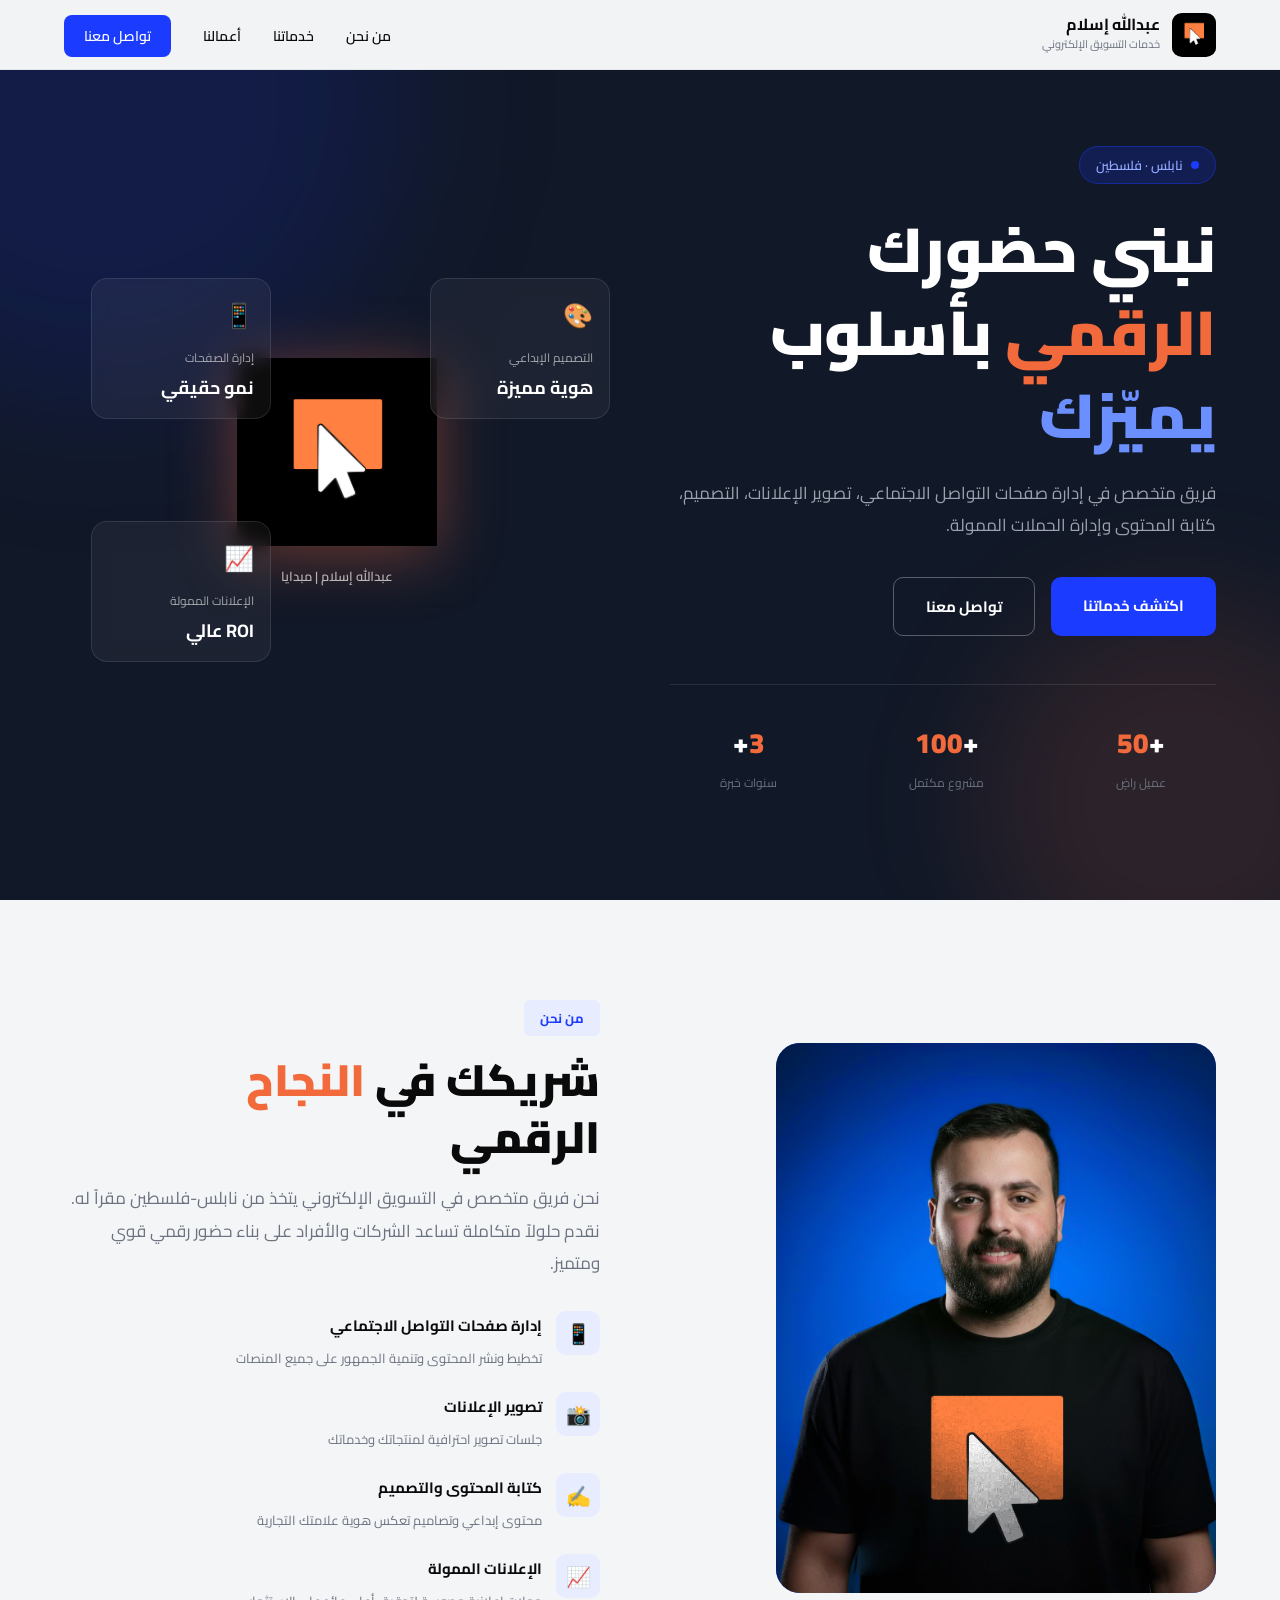
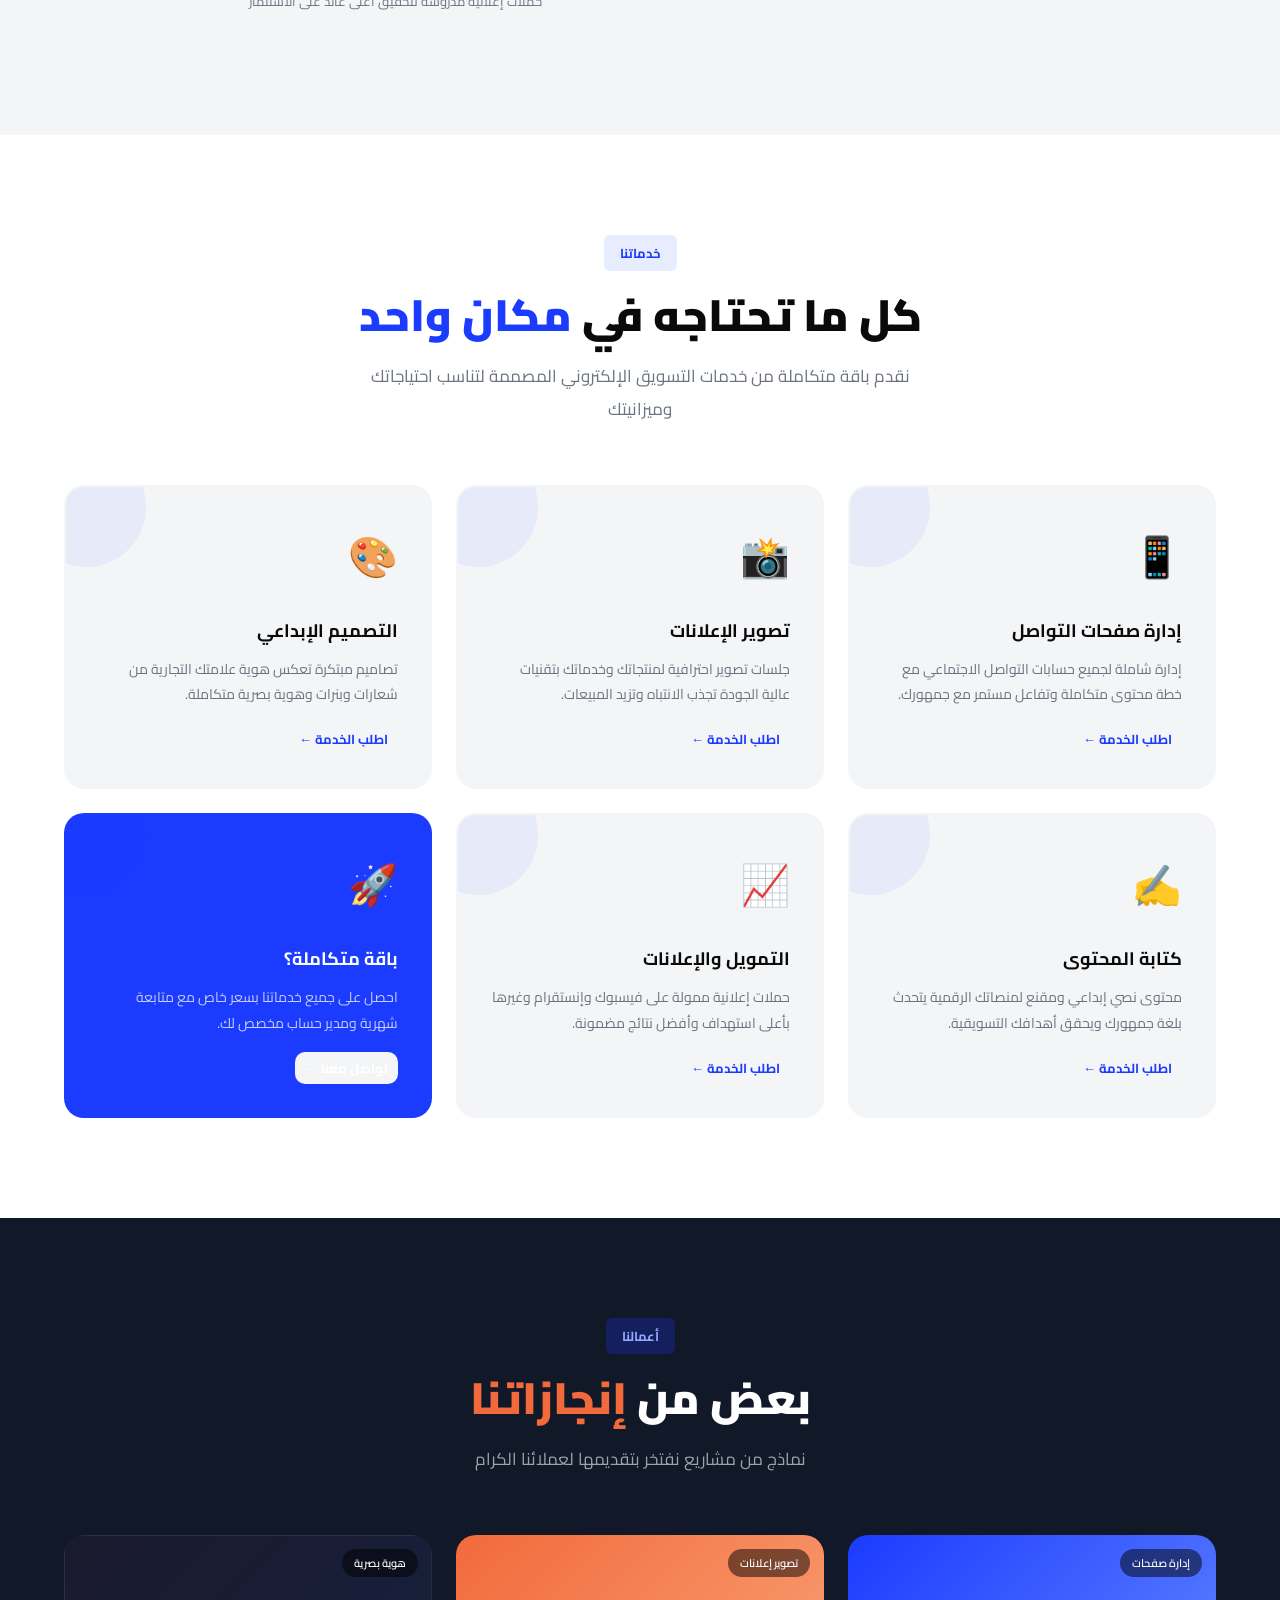
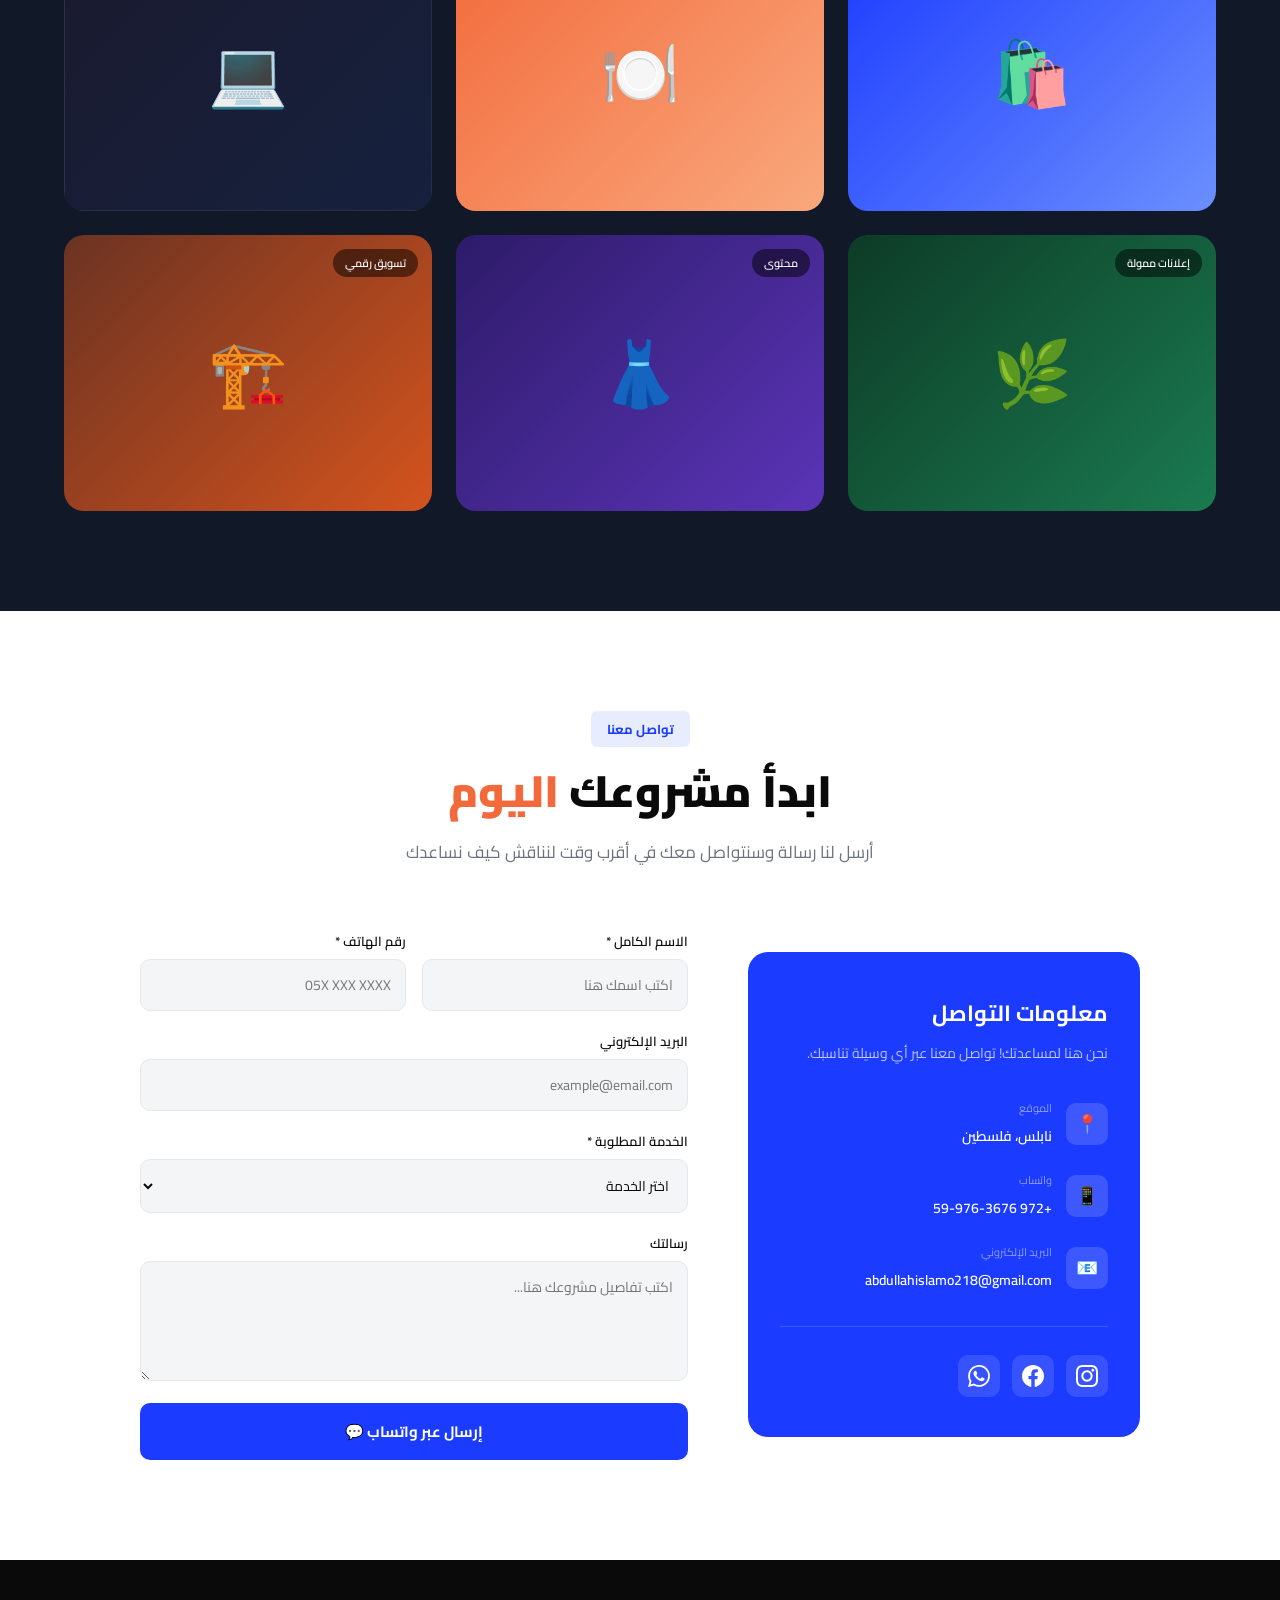
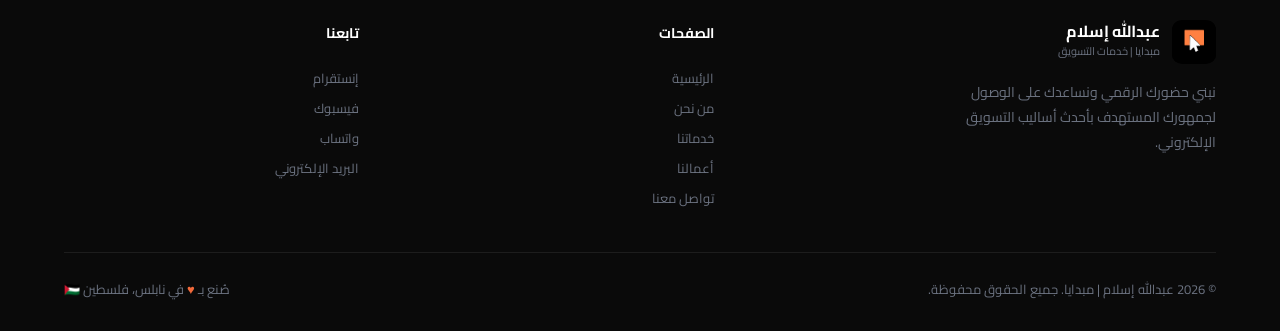
<file: Html/index.html>
<!doctype html>
<html lang="ar" dir="rtl">
  <head>
    <meta charset="UTF-8" />
    <meta name="viewport" content="width=device-width, initial-scale=1.0" />
    <title>عبدالله إسلام | خدمات التسويق الإلكتروني</title>
    <link rel="icon" type="image/png" href="/Img/logo-icon.png" />
    <link rel="preconnect" href="https://fonts.googleapis.com" />
    <link rel="preconnect" href="https://fonts.gstatic.com" crossorigin />
    <link href="https://fonts.googleapis.com/css2?family=Cairo:wght@300;400;600;700;900&family=Tajawal:wght@300;400;500;700;800&display=swap" rel="stylesheet" />
    <link rel="stylesheet" href="/Css/common.css" />
    <link rel="stylesheet" href="/Css/style.css" />
  </head>
  <body>

    <!-- NAVBAR -->
    <nav id="navbar">
      <a href="/Html/index.html" class="logo">
        <div class="logo-icon"><img src="/Img/logo-icon.png" alt="شعار" /></div>
        <div class="logo-text">
          <strong>عبدالله إسلام</strong>
          <small>خدمات التسويق الإلكتروني</small>
        </div>
      </a>
      <ul class="nav-links">
        <li><a href="/Html/about.html">من نحن</a></li>
        <li><a href="#services">خدماتنا</a></li>
        <li><a href="/Html/portfolio.html">أعمالنا</a></li>
        <li><a href="/Html/contact.html" class="nav-cta">تواصل معنا</a></li>
      </ul>
      <div class="hamburger" onclick="toggleMenu()">
        <span></span><span></span><span></span>
      </div>
    </nav>

    <div class="mobile-menu" id="mobileMenu">
      <a href="/Html/about.html" onclick="toggleMenu()">من نحن</a>
      <a href="#services" onclick="toggleMenu()">خدماتنا</a>
      <a href="/Html/portfolio.html" onclick="toggleMenu()">أعمالنا</a>
      <a href="/Html/contact.html" onclick="toggleMenu()">تواصل معنا</a>
    </div>

    <!-- HERO -->
    <section id="hero">
      <div class="hero-bg-shape hero-bg-1"></div>
      <div class="hero-bg-shape hero-bg-2"></div>
      <div class="hero-grid">
        <div class="hero-content">
          <div class="hero-badge">نابلس · فلسطين</div>
          <h1 class="hero-title">
            نبني حضورك<br />
            <span class="accent">الرقمي</span> بأسلوب<br />
            <span class="blue">يميّزك</span>
          </h1>
          <p class="hero-desc">فريق متخصص في إدارة صفحات التواصل الاجتماعي، تصوير الإعلانات، التصميم، كتابة المحتوى وإدارة الحملات الممولة.</p>
          <div class="hero-buttons">
            <a href="#services" class="btn-primary">اكتشف خدماتنا</a>
            <a href="#contact" class="btn-outline">تواصل معنا</a>
          </div>
          <div class="hero-stats">
            <div class="stat-item"><div class="stat-num">+<span>50</span></div><div class="stat-label">عميل راضٍ</div></div>
            <div class="stat-item"><div class="stat-num">+<span>100</span></div><div class="stat-label">مشروع مكتمل</div></div>
            <div class="stat-item"><div class="stat-num"><span>3</span>+</div><div class="stat-label">سنوات خبرة</div></div>
          </div>
        </div>
        <div class="hero-visual">
          <div class="hero-card-main hero-card">
            <img src="/Img/logo-icon.png" alt="شعار" class="hero-logo-big" />
            <div class="sub">عبدالله إسلام | مبدايا</div>
          </div>
          <div class="hero-card hero-card-float hero-card-1">
            <div class="float-icon">📱</div><div class="float-label">إدارة الصفحات</div><div class="float-value">نمو حقيقي</div>
          </div>
          <div class="hero-card hero-card-float hero-card-2">
            <div class="float-icon">📈</div><div class="float-label">الإعلانات الممولة</div><div class="float-value">ROI عالي</div>
          </div>
          <div class="hero-card hero-card-float hero-card-3">
            <div class="float-icon">🎨</div><div class="float-label">التصميم الإبداعي</div><div class="float-value">هوية مميزة</div>
          </div>
        </div>
      </div>
    </section>

    <!-- ABOUT -->
    <section id="about">
      <div class="about-grid">
        <div class="about-visual fade-in">
          <div class="about-img-box">
            <img src="/Img/photo.jpg" alt="عبدالله إسلام" />
          </div>
        </div>
        <div class="fade-in">
          <div class="section-tag">من نحن</div>
          <h2 class="section-title">شريكك في <span class="accent">النجاح</span><br />الرقمي</h2>
          <p class="section-desc">نحن فريق متخصص في التسويق الإلكتروني يتخذ من نابلس-فلسطين مقراً له. نقدم حلولاً متكاملة تساعد الشركات والأفراد على بناء حضور رقمي قوي ومتميز.</p>
          <ul class="about-features">
            <li><div class="feat-icon">📱</div><div class="feat-text"><strong>إدارة صفحات التواصل الاجتماعي</strong><span>تخطيط ونشر المحتوى وتنمية الجمهور على جميع المنصات</span></div></li>
            <li><div class="feat-icon">📸</div><div class="feat-text"><strong>تصوير الإعلانات</strong><span>جلسات تصوير احترافية لمنتجاتك وخدماتك</span></div></li>
            <li><div class="feat-icon">✍️</div><div class="feat-text"><strong>كتابة المحتوى والتصميم</strong><span>محتوى إبداعي وتصاميم تعكس هوية علامتك التجارية</span></div></li>
            <li><div class="feat-icon">📈</div><div class="feat-text"><strong>الإعلانات الممولة</strong><span>حملات إعلانية مدروسة لتحقيق أعلى عائد على الاستثمار</span></div></li>
          </ul>
        </div>
      </div>
    </section>

    <!-- SERVICES -->
    <section id="services">
      <div class="center fade-in">
        <div class="section-tag">خدماتنا</div>
        <h2 class="section-title">كل ما تحتاجه في <span class="blue">مكان واحد</span></h2>
        <p class="section-desc">نقدم باقة متكاملة من خدمات التسويق الإلكتروني المصممة لتناسب احتياجاتك وميزانيتك</p>
      </div>
      <div class="services-grid">
        <div class="service-card fade-in">
          <span class="service-emoji">📱</span>
          <h3>إدارة صفحات التواصل</h3>
          <p>إدارة شاملة لجميع حسابات التواصل الاجتماعي مع خطة محتوى متكاملة وتفاعل مستمر مع جمهورك.</p>
          <a href="https://wa.me/972599763676?text=%D8%A3%D8%B1%D9%8A%D8%AF%20%D8%AE%D8%AF%D9%85%D8%A9%20%D8%A5%D8%AF%D8%A7%D8%B1%D8%A9%20%D8%B5%D9%81%D8%AD%D8%A7%D8%AA%20%D8%A7%D9%84%D8%AA%D9%88%D8%A7%D8%B5%D9%84" target="_blank" class="service-link">اطلب الخدمة ←</a>
        </div>
        <div class="service-card fade-in">
          <span class="service-emoji">📸</span>
          <h3>تصوير الإعلانات</h3>
          <p>جلسات تصوير احترافية لمنتجاتك وخدماتك بتقنيات عالية الجودة تجذب الانتباه وتزيد المبيعات.</p>
          <a href="https://wa.me/972599763676?text=%D8%A3%D8%B1%D9%8A%D8%AF%20%D8%AE%D8%AF%D9%85%D8%A9%20%D8%AA%D8%B5%D9%88%D9%8A%D8%B1%20%D8%A7%D9%84%D8%A5%D8%B9%D9%84%D8%A7%D9%86%D8%A7%D8%AA" target="_blank" class="service-link">اطلب الخدمة ←</a>
        </div>
        <div class="service-card fade-in">
          <span class="service-emoji">🎨</span>
          <h3>التصميم الإبداعي</h3>
          <p>تصاميم مبتكرة تعكس هوية علامتك التجارية من شعارات وبنرات وهوية بصرية متكاملة.</p>
          <a href="https://wa.me/972599763676?text=%D8%A3%D8%B1%D9%8A%D8%AF%20%D8%AE%D8%AF%D9%85%D8%A9%20%D8%A7%D9%84%D8%AA%D8%B5%D9%85%D9%8A%D9%85" target="_blank" class="service-link">اطلب الخدمة ←</a>
        </div>
        <div class="service-card fade-in">
          <span class="service-emoji">✍️</span>
          <h3>كتابة المحتوى</h3>
          <p>محتوى نصي إبداعي ومقنع لمنصاتك الرقمية يتحدث بلغة جمهورك ويحقق أهدافك التسويقية.</p>
          <a href="https://wa.me/972599763676?text=%D8%A3%D8%B1%D9%8A%D8%AF%20%D8%AE%D8%AF%D9%85%D8%A9%20%D9%83%D8%AA%D8%A7%D8%A8%D8%A9%20%D8%A7%D9%84%D9%85%D8%AD%D8%AA%D9%88%D9%89" target="_blank" class="service-link">اطلب الخدمة ←</a>
        </div>
        <div class="service-card fade-in">
          <span class="service-emoji">📈</span>
          <h3>التمويل والإعلانات</h3>
          <p>حملات إعلانية ممولة على فيسبوك وإنستقرام وغيرها بأعلى استهداف وأفضل نتائج مضمونة.</p>
          <a href="https://wa.me/972599763676?text=%D8%A3%D8%B1%D9%8A%D8%AF%20%D8%AE%D8%AF%D9%85%D8%A9%20%D8%A7%D9%84%D8%A5%D8%B9%D9%84%D8%A7%D9%86%D8%A7%D8%AA%20%D8%A7%D9%84%D9%85%D9%85%D9%88%D9%84%D8%A9" target="_blank" class="service-link">اطلب الخدمة ←</a>
        </div>
        <div class="service-card fade-in" style="background:var(--blue);border-color:transparent">
          <span class="service-emoji">🚀</span>
          <h3 style="color:white">باقة متكاملة؟</h3>
          <p style="color:rgba(255,255,255,0.75)">احصل على جميع خدماتنا بسعر خاص مع متابعة شهرية ومدير حساب مخصص لك.</p>
          <a href="https://wa.me/972599763676?text=%D8%A3%D8%B1%D9%8A%D8%AF%20%D8%A7%D9%84%D8%A8%D8%A7%D9%82%D8%A9%20%D8%A7%D9%84%D9%85%D8%AA%D9%83%D8%A7%D9%85%D9%84%D8%A9" target="_blank" class="service-link" style="color:white">تواصل معنا ←</a>
        </div>
      </div>
    </section>

    <!-- PORTFOLIO PREVIEW -->
    <section id="portfolio">
      <div class="center fade-in">
        <div class="section-tag">أعمالنا</div>
        <h2 class="section-title" style="color:white">بعض من <span class="accent">إنجازاتنا</span></h2>
        <p class="section-desc">نماذج من مشاريع نفتخر بتقديمها لعملائنا الكرام</p>
      </div>
      <div class="portfolio-grid">
        <div class="portfolio-card fade-in"><div class="portfolio-bg portfolio-bg-1">🛍️</div><div class="portfolio-tag">إدارة صفحات</div><div class="portfolio-overlay"><h4>متجر الأناقة</h4><span>نمو 300% في المتابعين</span></div></div>
        <div class="portfolio-card fade-in"><div class="portfolio-bg portfolio-bg-2">🍽️</div><div class="portfolio-tag">تصوير إعلانات</div><div class="portfolio-overlay"><h4>مطعم نابلسي</h4><span>جلسة تصوير احترافية</span></div></div>
        <div class="portfolio-card fade-in"><div class="portfolio-bg portfolio-bg-3">💻</div><div class="portfolio-tag">هوية بصرية</div><div class="portfolio-overlay"><h4>شركة تقنية</h4><span>هوية بصرية متكاملة</span></div></div>
        <div class="portfolio-card fade-in"><div class="portfolio-bg portfolio-bg-4">🌿</div><div class="portfolio-tag">إعلانات ممولة</div><div class="portfolio-overlay"><h4>متجر العناية</h4><span>عائد 5x على الاستثمار</span></div></div>
        <div class="portfolio-card fade-in"><div class="portfolio-bg portfolio-bg-5">👗</div><div class="portfolio-tag">محتوى</div><div class="portfolio-overlay"><h4>بوتيك الموضة</h4><span>خطة محتوى شهرية</span></div></div>
        <div class="portfolio-card fade-in"><div class="portfolio-bg portfolio-bg-6">🏗️</div><div class="portfolio-tag">تسويق رقمي</div><div class="portfolio-overlay"><h4>شركة مقاولات</h4><span>حملة تسويقية شاملة</span></div></div>
      </div>
    </section>

    <!-- CONTACT -->
    <section id="contact">
      <div class="contact-wrapper">
        <div class="center fade-in">
          <div class="section-tag">تواصل معنا</div>
          <h2 class="section-title">ابدأ مشروعك <span class="accent">اليوم</span></h2>
          <p class="section-desc">أرسل لنا رسالة وسنتواصل معك في أقرب وقت لنناقش كيف نساعدك</p>
        </div>
        <div class="contact-grid">
          <div class="contact-info-box fade-in">
            <h3>معلومات التواصل</h3>
            <p>نحن هنا لمساعدتك! تواصل معنا عبر أي وسيلة تناسبك.</p>
            <div class="contact-item"><div class="contact-icon">📍</div><div class="contact-item-text"><small>الموقع</small><strong>نابلس، فلسطين</strong></div></div>
            <a href="https://wa.me/972599763676" target="_blank" style="text-decoration:none;color:inherit">
              <div class="contact-item"><div class="contact-icon">📱</div><div class="contact-item-text"><small>واتساب</small><strong>+972 59-976-3676</strong></div></div>
            </a>
            <a href="mailto:abdullahislamo218@gmail.com" style="text-decoration:none;color:inherit">
              <div class="contact-item"><div class="contact-icon">📧</div><div class="contact-item-text"><small>البريد الإلكتروني</small><strong>abdullahislamo218@gmail.com</strong></div></div>
            </a>
            <div class="social-links">
              <a href="https://www.instagram.com/abdullah_islam29" target="_blank" class="social-btn">
                <svg viewBox="0 0 24 24" fill="white"><path d="M12 2.163c3.204 0 3.584.012 4.85.07 3.252.148 4.771 1.691 4.919 4.919.058 1.265.069 1.645.069 4.849 0 3.205-.012 3.584-.069 4.849-.149 3.225-1.664 4.771-4.919 4.919-1.266.058-1.644.07-4.85.07-3.204 0-3.584-.012-4.849-.07-3.26-.149-4.771-1.699-4.919-4.92-.058-1.265-.07-1.644-.07-4.849 0-3.204.013-3.583.07-4.849.149-3.227 1.664-4.771 4.919-4.919 1.266-.057 1.645-.069 4.849-.069zm0-2.163c-3.259 0-3.667.014-4.947.072-4.358.2-6.78 2.618-6.98 6.98-.059 1.281-.073 1.689-.073 4.948 0 3.259.014 3.668.072 4.948.2 4.358 2.618 6.78 6.98 6.98 1.281.058 1.689.072 4.948.072 3.259 0 3.668-.014 4.948-.072 4.354-.2 6.782-2.618 6.979-6.98.059-1.28.073-1.689.073-4.948 0-3.259-.014-3.667-.072-4.947-.196-4.354-2.617-6.78-6.979-6.98-1.281-.059-1.69-.073-4.949-.073zm0 5.838c-3.403 0-6.162 2.759-6.162 6.162s2.759 6.163 6.162 6.163 6.162-2.759 6.162-6.163c0-3.403-2.759-6.162-6.162-6.162zm0 10.162c-2.209 0-4-1.79-4-4 0-2.209 1.791-4 4-4s4 1.791 4 4c0 2.21-1.791 4-4 4zm6.406-11.845c-.796 0-1.441.645-1.441 1.44s.645 1.44 1.441 1.44c.795 0 1.439-.645 1.439-1.44s-.644-1.44-1.439-1.44z"/></svg>
              </a>
              <a href="https://www.facebook.com/abdullahislam30" target="_blank" class="social-btn">
                <svg viewBox="0 0 24 24" fill="white"><path d="M24 12.073c0-6.627-5.373-12-12-12s-12 5.373-12 12c0 5.99 4.388 10.954 10.125 11.854v-8.385H7.078v-3.47h3.047V9.43c0-3.007 1.792-4.669 4.533-4.669 1.312 0 2.686.235 2.686.235v2.953H15.83c-1.491 0-1.956.925-1.956 1.874v2.25h3.328l-.532 3.47h-2.796v8.385C19.612 23.027 24 18.062 24 12.073z"/></svg>
              </a>
              <a href="https://wa.me/972599763676" target="_blank" class="social-btn">
                <svg viewBox="0 0 24 24" fill="white"><path d="M17.472 14.382c-.297-.149-1.758-.867-2.03-.967-.273-.099-.471-.148-.67.15-.197.297-.767.966-.94 1.164-.173.199-.347.223-.644.075-.297-.15-1.255-.463-2.39-1.475-.883-.788-1.48-1.761-1.653-2.059-.173-.297-.018-.458.13-.606.134-.133.298-.347.446-.52.149-.174.198-.298.298-.497.099-.198.05-.371-.025-.52-.075-.149-.669-1.612-.916-2.207-.242-.579-.487-.5-.669-.51-.173-.008-.371-.01-.57-.01-.198 0-.52.074-.792.372-.272.297-1.04 1.016-1.04 2.479 0 1.462 1.065 2.875 1.213 3.074.149.198 2.096 3.2 5.077 4.487.709.306 1.262.489 1.694.625.712.227 1.36.195 1.871.118.571-.085 1.758-.719 2.006-1.413.248-.694.248-1.289.173-1.413-.074-.124-.272-.198-.57-.347m-5.421 7.403h-.004a9.87 9.87 0 01-5.031-1.378l-.361-.214-3.741.982.998-3.648-.235-.374a9.86 9.86 0 01-1.51-5.26c.001-5.45 4.436-9.884 9.888-9.884 2.64 0 5.122 1.03 6.988 2.898a9.825 9.825 0 012.893 6.994c-.003 5.45-4.437 9.884-9.885 9.884m8.413-18.297A11.815 11.815 0 0012.05 0C5.495 0 .16 5.335.157 11.892c0 2.096.547 4.142 1.588 5.945L.057 24l6.305-1.654a11.882 11.882 0 005.683 1.448h.005c6.554 0 11.89-5.335 11.893-11.893a11.821 11.821 0 00-3.48-8.413Z"/></svg>
              </a>
            </div>
          </div>
          <form class="contact-form fade-in" onsubmit="handleSubmit(event)">
            <div class="form-row">
              <div class="form-group"><label>الاسم الكامل *</label><input type="text" placeholder="اكتب اسمك هنا" required /></div>
              <div class="form-group"><label>رقم الهاتف *</label><input type="tel" placeholder="05X XXX XXXX" required /></div>
            </div>
            <div class="form-group"><label>البريد الإلكتروني</label><input type="email" placeholder="example@email.com" /></div>
            <div class="form-group">
              <label>الخدمة المطلوبة *</label>
              <select id="serviceSelect" required>
                <option value="" disabled selected>اختر الخدمة</option>
                <option value="إدارة صفحات التواصل الاجتماعي">إدارة صفحات التواصل الاجتماعي</option>
                <option value="تصوير الإعلانات">تصوير الإعلانات</option>
                <option value="التصميم الإبداعي">التصميم الإبداعي</option>
                <option value="كتابة المحتوى">كتابة المحتوى</option>
                <option value="الإعلانات الممولة">الإعلانات الممولة</option>
                <option value="الباقة المتكاملة">الباقة المتكاملة</option>
              </select>
            </div>
            <div class="form-group"><label>رسالتك</label><textarea id="msgText" placeholder="اكتب تفاصيل مشروعك هنا..."></textarea></div>
            <button type="submit" class="form-submit">إرسال عبر واتساب 💬</button>
          </form>
        </div>
      </div>
    </section>

    <!-- FOOTER -->
    <footer>
      <div class="footer-grid">
        <div class="footer-brand">
          <div class="logo">
            <div class="footer-logo-icon"><img src="/Img/logo-icon.png" alt="شعار" /></div>
            <div class="logo-text"><strong style="color:white">عبدالله إسلام</strong><small>مبدايا | خدمات التسويق</small></div>
          </div>
          <p>نبني حضورك الرقمي ونساعدك على الوصول لجمهورك المستهدف بأحدث أساليب التسويق الإلكتروني.</p>
        </div>
        <div class="footer-col">
          <h4>الصفحات</h4>
          <ul class="footer-links">
            <li><a href="/Html/index.html">الرئيسية</a></li>
            <li><a href="/Html/about.html">من نحن</a></li>
            <li><a href="#services">خدماتنا</a></li>
            <li><a href="/Html/portfolio.html">أعمالنا</a></li>
            <li><a href="/Html/contact.html">تواصل معنا</a></li>
          </ul>
        </div>
        <div class="footer-col">
          <h4>تابعنا</h4>
          <ul class="footer-links">
            <li><a href="https://www.instagram.com/abdullah_islam29" target="_blank">إنستقرام</a></li>
            <li><a href="https://www.facebook.com/abdullahislam30" target="_blank">فيسبوك</a></li>
            <li><a href="https://wa.me/972599763676" target="_blank">واتساب</a></li>
            <li><a href="mailto:abdullahislamo218@gmail.com">البريد الإلكتروني</a></li>
          </ul>
        </div>
      </div>
      <div class="footer-bottom">
        <p>© 2026 عبدالله إسلام | مبدايا. جميع الحقوق محفوظة.</p>
        <p class="made-with">صُنع بـ <span>♥</span> في نابلس، فلسطين 🇵🇸</p>
      </div>
    </footer>

    <script src="/Js/IndexJs/animation.js"></script>
    <script src="/Js/IndexJs/contact.js"></script>
  </body>
</html>
</file>
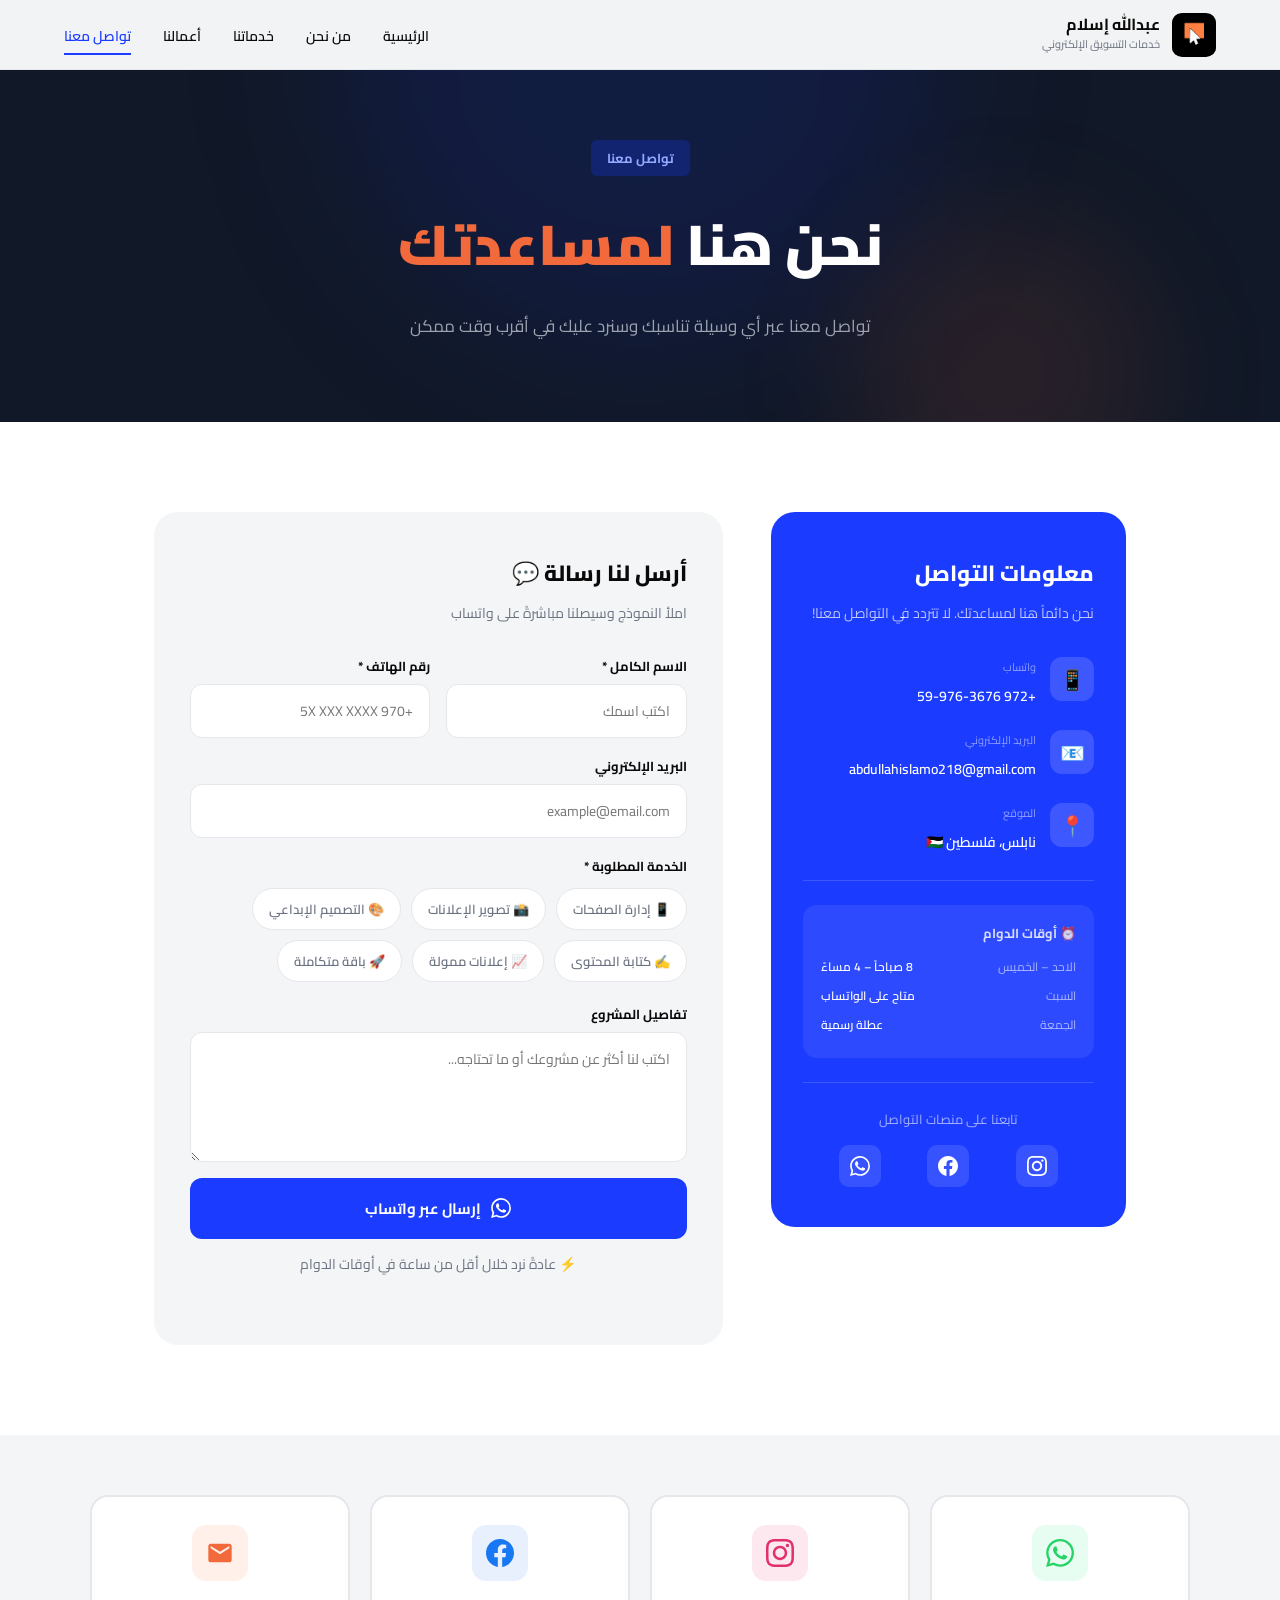
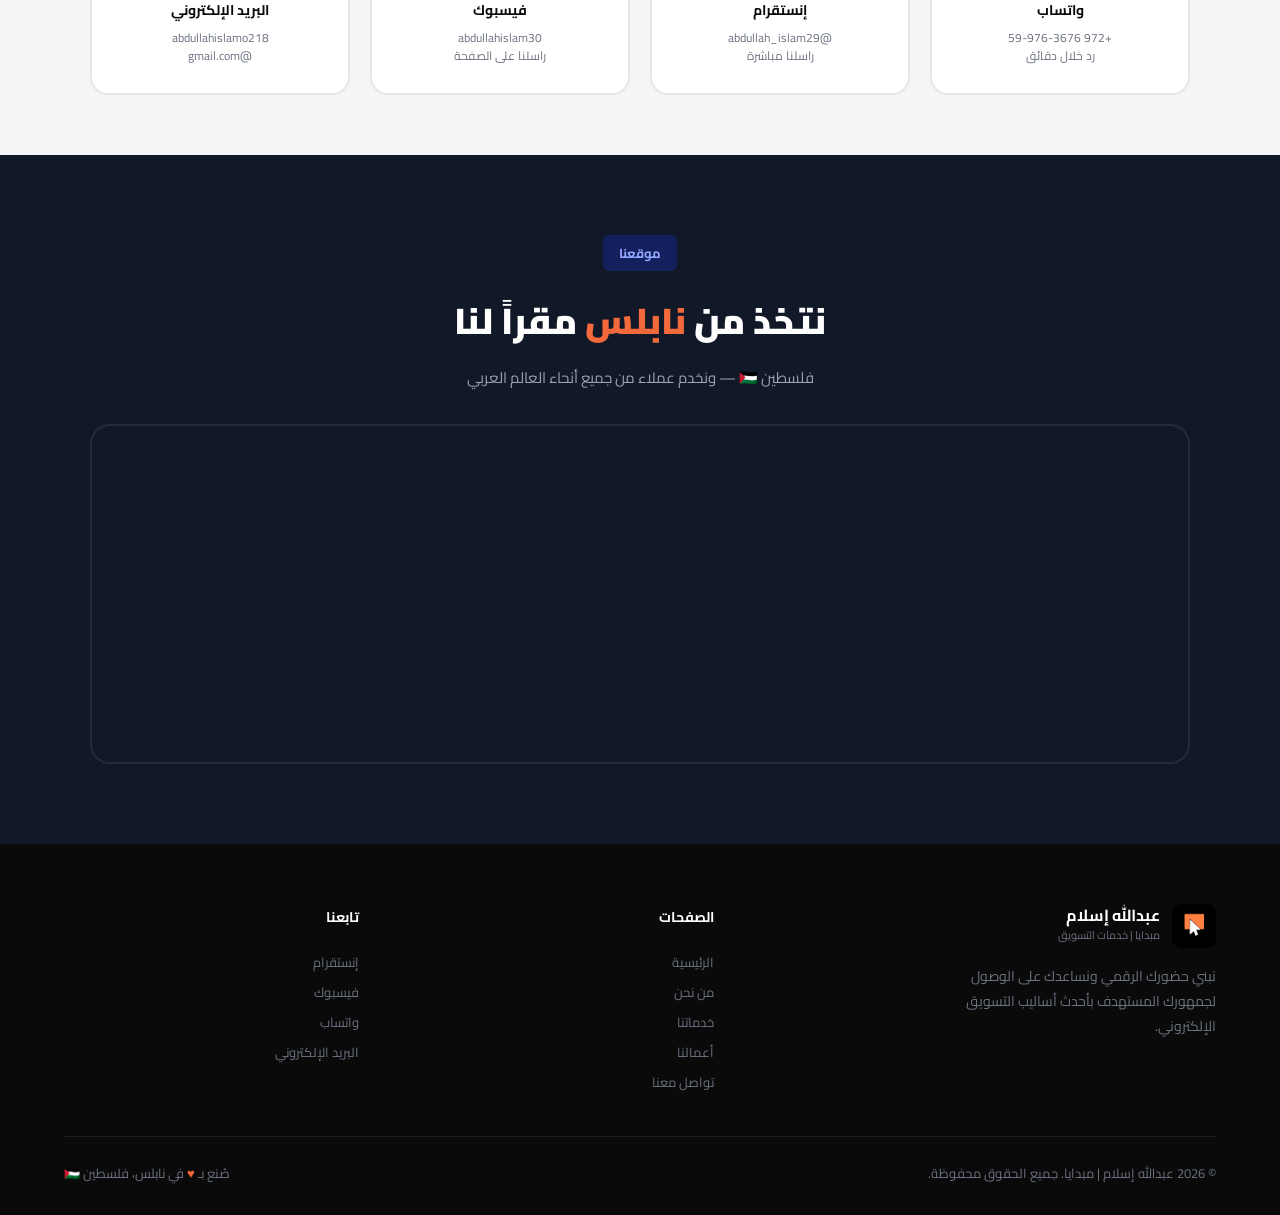
<file: Html/contact.html>
<!doctype html>
<html lang="ar" dir="rtl">
  <head>
    <meta charset="UTF-8" />
    <meta name="viewport" content="width=device-width, initial-scale=1.0" />
    <link rel="icon" type="image/png" href="../Img/logo-icon.png" />
    <title>تواصل معنا | عبدالله إسلام</title>
    <link rel="preconnect" href="https://fonts.googleapis.com" />
    <link rel="preconnect" href="https://fonts.gstatic.com" crossorigin />
    <link
      href="https://fonts.googleapis.com/css2?family=Cairo:wght@300;400;600;700;900&display=swap"
      rel="stylesheet"
    />
    <link rel="stylesheet" href="../Css/common.css" />
    <link rel="stylesheet" href="../Css/contact.css" />
  </head>
  <body>
    <!-- NAVBAR -->
    <nav id="navbar">
      <a href="../index.html" class="logo">
        <div class="logo-icon">
          <img src="../Img/logo-icon.png" alt="شعار عبدالله إسلام" />
        </div>
        <div class="logo-text">
          <strong>عبدالله إسلام</strong>
          <small>خدمات التسويق الإلكتروني</small>
        </div>
      </a>
      <ul class="nav-links">
        <li><a href="../index.html">الرئيسية</a></li>
        <li><a href="../Html/about.html">من نحن</a></li>
        <li><a href="../index.html#services">خدماتنا</a></li>
        <li><a href="../Html/portfolio.html">أعمالنا</a></li>
        <li><a href="../Html/contact.html" class="nav-active">تواصل معنا</a></li>
      </ul>
      <div class="hamburger" onclick="toggleMenu()">
        <span></span><span></span><span></span>
      </div>
    </nav>

    <div class="mobile-menu" id="mobileMenu">
      <a href="../index.html" onclick="toggleMenu()">الرئيسية</a>
      <a href="../Html/about.html" onclick="toggleMenu()">من نحن</a>
      <a href="../index.html#services" onclick="toggleMenu()">خدماتنا</a>
      <a href="../Html/portfolio.html" onclick="toggleMenu()">أعمالنا</a>
      <a href="../Html/contact.html" onclick="toggleMenu()">تواصل معنا</a>
    </div>

    <!-- PAGE HEADER -->
    <div class="page-header">
      <div class="tag">تواصل معنا</div>
      <h1>نحن هنا <span>لمساعدتك</span></h1>
      <p>تواصل معنا عبر أي وسيلة تناسبك وسنرد عليك في أقرب وقت ممكن</p>
    </div>

    <!-- MAIN CONTACT -->
    <div class="contact-main">
      <div class="contact-grid">
        <!-- Info -->
        <div class="info-box fade-in">
          <h3>معلومات التواصل</h3>
          <p>نحن دائماً هنا لمساعدتك. لا تتردد في التواصل معنا!</p>

          <a
            href="https://wa.me/972599763676"
            target="_blank"
            class="info-item"
          >
            <div class="info-icon">📱</div>
            <div class="info-item-text">
              <small>واتساب</small>
              <strong>+972 59-976-3676</strong>
            </div>
          </a>

          <a href="mailto:abdullahislamo218@gmail.com" class="info-item">
            <div class="info-icon">📧</div>
            <div class="info-item-text">
              <small>البريد الإلكتروني</small>
              <strong>abdullahislamo218@gmail.com</strong>
            </div>
          </a>

          <div class="info-item">
            <div class="info-icon">📍</div>
            <div class="info-item-text">
              <small>الموقع</small>
              <strong>نابلس، فلسطين 🇵🇸</strong>
            </div>
          </div>

          <hr class="info-divider" />

          <div class="working-hours">
            <h5>⏰ أوقات الدوام</h5>
            <div class="wh-row">
              <span>الاحد – الخميس</span><span>8 صباحاً – 4 مساءً</span>
            </div>
            <div class="wh-row">
              <span>السبت</span><span>متاح على الواتساب</span>
            </div>
            <div class="wh-row"><span>الجمعة</span><span>عطلة رسمية</span></div>
          </div>

          <hr class="info-divider" />

          <div
            style="
              font-size: 13px;
              color: rgba(255, 255, 255, 0.6);
              margin-bottom: 14px;
              text-align: center;
            "
          >
            تابعنا على منصات التواصل
          </div>
          <div class="info-social">
            <a
              href="https://www.instagram.com/abdullah_islam29"
              target="_blank"
              title="إنستقرام"
            >
              <svg viewBox="0 0 24 24">
                <path
                  d="M12 2.163c3.204 0 3.584.012 4.85.07 3.252.148 4.771 1.691 4.919 4.919.058 1.265.069 1.645.069 4.849 0 3.205-.012 3.584-.069 4.849-.149 3.225-1.664 4.771-4.919 4.919-1.266.058-1.644.07-4.85.07-3.204 0-3.584-.012-4.849-.07-3.26-.149-4.771-1.699-4.919-4.92-.058-1.265-.07-1.644-.07-4.849 0-3.204.013-3.583.07-4.849.149-3.227 1.664-4.771 4.919-4.919 1.266-.057 1.645-.069 4.849-.069zm0-2.163c-3.259 0-3.667.014-4.947.072-4.358.2-6.78 2.618-6.98 6.98-.059 1.281-.073 1.689-.073 4.948 0 3.259.014 3.668.072 4.948.2 4.358 2.618 6.78 6.98 6.98 1.281.058 1.689.072 4.948.072 3.259 0 3.668-.014 4.948-.072 4.354-.2 6.782-2.618 6.979-6.98.059-1.28.073-1.689.073-4.948 0-3.259-.014-3.667-.072-4.947-.196-4.354-2.617-6.78-6.979-6.98-1.281-.059-1.69-.073-4.949-.073zm0 5.838c-3.403 0-6.162 2.759-6.162 6.162s2.759 6.163 6.162 6.163 6.162-2.759 6.162-6.163c0-3.403-2.759-6.162-6.162-6.162zm0 10.162c-2.209 0-4-1.79-4-4 0-2.209 1.791-4 4-4s4 1.791 4 4c0 2.21-1.791 4-4 4zm6.406-11.845c-.796 0-1.441.645-1.441 1.44s.645 1.44 1.441 1.44c.795 0 1.439-.645 1.439-1.44s-.644-1.44-1.439-1.44z"
                />
              </svg>
            </a>
            <a
              href="https://www.facebook.com/abdullahislam30"
              target="_blank"
              title="فيسبوك"
            >
              <svg viewBox="0 0 24 24">
                <path
                  d="M24 12.073c0-6.627-5.373-12-12-12s-12 5.373-12 12c0 5.99 4.388 10.954 10.125 11.854v-8.385H7.078v-3.47h3.047V9.43c0-3.007 1.792-4.669 4.533-4.669 1.312 0 2.686.235 2.686.235v2.953H15.83c-1.491 0-1.956.925-1.956 1.874v2.25h3.328l-.532 3.47h-2.796v8.385C19.612 23.027 24 18.062 24 12.073z"
                />
              </svg>
            </a>
            <a href="https://wa.me/972599763676" target="_blank" title="واتساب">
              <svg viewBox="0 0 24 24">
                <path
                  d="M17.472 14.382c-.297-.149-1.758-.867-2.03-.967-.273-.099-.471-.148-.67.15-.197.297-.767.966-.94 1.164-.173.199-.347.223-.644.075-.297-.15-1.255-.463-2.39-1.475-.883-.788-1.48-1.761-1.653-2.059-.173-.297-.018-.458.13-.606.134-.133.298-.347.446-.52.149-.174.198-.298.298-.497.099-.198.05-.371-.025-.52-.075-.149-.669-1.612-.916-2.207-.242-.579-.487-.5-.669-.51-.173-.008-.371-.01-.57-.01-.198 0-.52.074-.792.372-.272.297-1.04 1.016-1.04 2.479 0 1.462 1.065 2.875 1.213 3.074.149.198 2.096 3.2 5.077 4.487.709.306 1.262.489 1.694.625.712.227 1.36.195 1.871.118.571-.085 1.758-.719 2.006-1.413.248-.694.248-1.289.173-1.413-.074-.124-.272-.198-.57-.347m-5.421 7.403h-.004a9.87 9.87 0 01-5.031-1.378l-.361-.214-3.741.982.998-3.648-.235-.374a9.86 9.86 0 01-1.51-5.26c.001-5.45 4.436-9.884 9.888-9.884 2.64 0 5.122 1.03 6.988 2.898a9.825 9.825 0 012.893 6.994c-.003 5.45-4.437 9.884-9.885 9.884m8.413-18.297A11.815 11.815 0 0012.05 0C5.495 0 .16 5.335.157 11.892c0 2.096.547 4.142 1.588 5.945L.057 24l6.305-1.654a11.882 11.882 0 005.683 1.448h.005c6.554 0 11.89-5.335 11.893-11.893a11.821 11.821 0 00-3.48-8.413Z"
                />
              </svg>
            </a>
          </div>
        </div>

        <!-- Form -->
        <div class="form-box fade-in">
          <h3>أرسل لنا رسالة 💬</h3>
          <p>املأ النموذج وسيصلنا مباشرةً على واتساب</p>

          <div class="form-grid-2">
            <div class="form-group">
              <label>الاسم الكامل *</label>
              <input type="text" id="fname" placeholder="اكتب اسمك" required />
            </div>
            <div class="form-group">
              <label>رقم الهاتف *</label>
              <input
                type="tel"
                id="fphone"
                placeholder="+970 5X XXX XXXX"
                required
              />
            </div>
          </div>

          <div class="form-group">
            <label>البريد الإلكتروني</label>
            <input type="email" id="femail" placeholder="example@email.com" />
          </div>

          <div style="margin-bottom: 16px">
            <span class="chip-label">الخدمة المطلوبة *</span>
            <div class="service-chips" id="chipGroup">
              <button type="button" class="chip" onclick="selectChip(this)">
                📱 إدارة الصفحات
              </button>
              <button type="button" class="chip" onclick="selectChip(this)">
                📸 تصوير الإعلانات
              </button>
              <button type="button" class="chip" onclick="selectChip(this)">
                🎨 التصميم الإبداعي
              </button>
              <button type="button" class="chip" onclick="selectChip(this)">
                ✍️ كتابة المحتوى
              </button>
              <button type="button" class="chip" onclick="selectChip(this)">
                📈 إعلانات ممولة
              </button>
              <button type="button" class="chip" onclick="selectChip(this)">
                🚀 باقة متكاملة
              </button>
            </div>
          </div>

          <div class="form-group">
            <label>تفاصيل المشروع</label>
            <textarea
              id="fmsg"
              placeholder="اكتب لنا أكثر عن مشروعك أو ما تحتاجه..."
            ></textarea>
          </div>

          <button class="form-submit" onclick="sendToWhatsapp()">
            <svg viewBox="0 0 24 24">
              <path
                d="M17.472 14.382c-.297-.149-1.758-.867-2.03-.967-.273-.099-.471-.148-.67.15-.197.297-.767.966-.94 1.164-.173.199-.347.223-.644.075-.297-.15-1.255-.463-2.39-1.475-.883-.788-1.48-1.761-1.653-2.059-.173-.297-.018-.458.13-.606.134-.133.298-.347.446-.52.149-.174.198-.298.298-.497.099-.198.05-.371-.025-.52-.075-.149-.669-1.612-.916-2.207-.242-.579-.487-.5-.669-.51-.173-.008-.371-.01-.57-.01-.198 0-.52.074-.792.372-.272.297-1.04 1.016-1.04 2.479 0 1.462 1.065 2.875 1.213 3.074.149.198 2.096 3.2 5.077 4.487.709.306 1.262.489 1.694.625.712.227 1.36.195 1.871.118.571-.085 1.758-.719 2.006-1.413.248-.694.248-1.289.173-1.413-.074-.124-.272-.198-.57-.347m-5.421 7.403h-.004a9.87 9.87 0 01-5.031-1.378l-.361-.214-3.741.982.998-3.648-.235-.374a9.86 9.86 0 01-1.51-5.26c.001-5.45 4.436-9.884 9.888-9.884 2.64 0 5.122 1.03 6.988 2.898a9.825 9.825 0 012.893 6.994c-.003 5.45-4.437 9.884-9.885 9.884m8.413-18.297A11.815 11.815 0 0012.05 0C5.495 0 .16 5.335.157 11.892c0 2.096.547 4.142 1.588 5.945L.057 24l6.305-1.654a11.882 11.882 0 005.683 1.448h.005c6.554 0 11.89-5.335 11.893-11.893a11.821 11.821 0 00-3.48-8.413Z"
              />
            </svg>
            إرسال عبر واتساب
          </button>
          <p class="form-note">⚡ عادةً نرد خلال أقل من ساعة في أوقات الدوام</p>
        </div>
      </div>
    </div>

    <!-- QUICK CONTACT CARDS -->
    <div class="quick-cards fade-in">
      <div class="quick-cards-inner">
        <a
          href="https://wa.me/972599763676?text=مرحباً، أريد التواصل معكم"
          target="_blank"
          class="quick-card whatsapp"
        >
          <div class="qc-icon wa">
            <svg viewBox="0 0 24 24" fill="#25d366">
              <path
                d="M17.472 14.382c-.297-.149-1.758-.867-2.03-.967-.273-.099-.471-.148-.67.15-.197.297-.767.966-.94 1.164-.173.199-.347.223-.644.075-.297-.15-1.255-.463-2.39-1.475-.883-.788-1.48-1.761-1.653-2.059-.173-.297-.018-.458.13-.606.134-.133.298-.347.446-.52.149-.174.198-.298.298-.497.099-.198.05-.371-.025-.52-.075-.149-.669-1.612-.916-2.207-.242-.579-.487-.5-.669-.51-.173-.008-.371-.01-.57-.01-.198 0-.52.074-.792.372-.272.297-1.04 1.016-1.04 2.479 0 1.462 1.065 2.875 1.213 3.074.149.198 2.096 3.2 5.077 4.487.709.306 1.262.489 1.694.625.712.227 1.36.195 1.871.118.571-.085 1.758-.719 2.006-1.413.248-.694.248-1.289.173-1.413-.074-.124-.272-.198-.57-.347m-5.421 7.403h-.004a9.87 9.87 0 01-5.031-1.378l-.361-.214-3.741.982.998-3.648-.235-.374a9.86 9.86 0 01-1.51-5.26c.001-5.45 4.436-9.884 9.888-9.884 2.64 0 5.122 1.03 6.988 2.898a9.825 9.825 0 012.893 6.994c-.003 5.45-4.437 9.884-9.885 9.884m8.413-18.297A11.815 11.815 0 0012.05 0C5.495 0 .16 5.335.157 11.892c0 2.096.547 4.142 1.588 5.945L.057 24l6.305-1.654a11.882 11.882 0 005.683 1.448h.005c6.554 0 11.89-5.335 11.893-11.893a11.821 11.821 0 00-3.48-8.413Z"
              />
            </svg>
          </div>
          <h4>واتساب</h4>
          <p>+972 59-976-3676<br />رد خلال دقائق</p>
        </a>

        <a
          href="https://www.instagram.com/abdullah_islam29"
          target="_blank"
          class="quick-card instagram"
        >
          <div class="qc-icon ig">
            <svg viewBox="0 0 24 24" fill="#e1306c">
              <path
                d="M12 2.163c3.204 0 3.584.012 4.85.07 3.252.148 4.771 1.691 4.919 4.919.058 1.265.069 1.645.069 4.849 0 3.205-.012 3.584-.069 4.849-.149 3.225-1.664 4.771-4.919 4.919-1.266.058-1.644.07-4.85.07-3.204 0-3.584-.012-4.849-.07-3.26-.149-4.771-1.699-4.919-4.92-.058-1.265-.07-1.644-.07-4.849 0-3.204.013-3.583.07-4.849.149-3.227 1.664-4.771 4.919-4.919 1.266-.057 1.645-.069 4.849-.069zm0-2.163c-3.259 0-3.667.014-4.947.072-4.358.2-6.78 2.618-6.98 6.98-.059 1.281-.073 1.689-.073 4.948 0 3.259.014 3.668.072 4.948.2 4.358 2.618 6.78 6.98 6.98 1.281.058 1.689.072 4.948.072 3.259 0 3.668-.014 4.948-.072 4.354-.2 6.782-2.618 6.979-6.98.059-1.28.073-1.689.073-4.948 0-3.259-.014-3.667-.072-4.947-.196-4.354-2.617-6.78-6.979-6.98-1.281-.059-1.69-.073-4.949-.073zm0 5.838c-3.403 0-6.162 2.759-6.162 6.162s2.759 6.163 6.162 6.163 6.162-2.759 6.162-6.163c0-3.403-2.759-6.162-6.162-6.162zm0 10.162c-2.209 0-4-1.79-4-4 0-2.209 1.791-4 4-4s4 1.791 4 4c0 2.21-1.791 4-4 4zm6.406-11.845c-.796 0-1.441.645-1.441 1.44s.645 1.44 1.441 1.44c.795 0 1.439-.645 1.439-1.44s-.644-1.44-1.439-1.44z"
              />
            </svg>
          </div>
          <h4>إنستقرام</h4>
          <p>@abdullah_islam29<br />راسلنا مباشرة</p>
        </a>

        <a
          href="https://www.facebook.com/abdullahislam30"
          target="_blank"
          class="quick-card facebook"
        >
          <div class="qc-icon fb">
            <svg viewBox="0 0 24 24" fill="#1877f2">
              <path
                d="M24 12.073c0-6.627-5.373-12-12-12s-12 5.373-12 12c0 5.99 4.388 10.954 10.125 11.854v-8.385H7.078v-3.47h3.047V9.43c0-3.007 1.792-4.669 4.533-4.669 1.312 0 2.686.235 2.686.235v2.953H15.83c-1.491 0-1.956.925-1.956 1.874v2.25h3.328l-.532 3.47h-2.796v8.385C19.612 23.027 24 18.062 24 12.073z"
              />
            </svg>
          </div>
          <h4>فيسبوك</h4>
          <p>abdullahislam30<br />راسلنا على الصفحة</p>
        </a>

        <a href="mailto:abdullahislamo218@gmail.com" class="quick-card email">
          <div class="qc-icon em">
            <svg viewBox="0 0 24 24" fill="#F26A3B">
              <path
                d="M20 4H4c-1.1 0-2 .9-2 2v12c0 1.1.9 2 2 2h16c1.1 0 2-.9 2-2V6c0-1.1-.9-2-2-2zm0 4l-8 5-8-5V6l8 5 8-5v2z"
              />
            </svg>
          </div>
          <h4>البريد الإلكتروني</h4>
          <p>abdullahislamo218<br />@gmail.com</p>
        </a>
      </div>
    </div>

    <!-- MAP -->
    <div class="map-section fade-in">
      <div class="map-inner">
        <div class="section-tag">موقعنا</div>
        <h2>نتخذ من <span>نابلس</span> مقراً لنا</h2>
        <p>فلسطين 🇵🇸 — ونخدم عملاء من جميع أنحاء العالم العربي</p>
        <div class="map-box">
          <iframe
            src="https://www.google.com/maps/embed?pb=!1m18!1m12!1m3!1d53976.28610042!2d35.2272!3d32.2211!2m3!1f0!2f0!3f0!3m2!1i1024!2i768!4f13.1!3m3!1m2!1s0x151d2b6b6e4b2c1d%3A0x33de7b4ff5a39da7!2sNablus!5e0!3m2!1sar!2sps!4v1699999999999"
            allowfullscreen=""
            loading="lazy"
            referrerpolicy="no-referrer-when-downgrade"
          >
          </iframe>
        </div>
      </div>
    </div>

    <!-- FOOTER -->
    <footer>
      <div class="footer-grid">
        <div class="footer-brand">
          <div class="logo">
            <div class="footer-logo-icon">
              <img src="../Img/logo-icon.png" alt="شعار عبدالله إسلام" />
            </div>
            <div class="logo-text">
              <strong style="color: white">عبدالله إسلام</strong>
              <small>مبدايا | خدمات التسويق</small>
            </div>
          </div>
          <p>
            نبني حضورك الرقمي ونساعدك على الوصول لجمهورك المستهدف بأحدث أساليب
            التسويق الإلكتروني.
          </p>
        </div>
        <div class="footer-col">
          <h4>الصفحات</h4>
          <ul class="footer-links">
            <li><a href="../index.html">الرئيسية</a></li>
            <li><a href="../Html/about.html">من نحن</a></li>
            <li><a href="../index.html#services">خدماتنا</a></li>
            <li><a href="../Html/portfolio.html">أعمالنا</a></li>
            <li><a href="../Html/contact.html">تواصل معنا</a></li>
          </ul>
        </div>
        <div class="footer-col">
          <h4>تابعنا</h4>
          <ul class="footer-links">
            <li>
              <a
                href="https://www.instagram.com/abdullah_islam29"
                target="_blank"
                >إنستقرام</a
              >
            </li>
            <li>
              <a href="https://www.facebook.com/abdullahislam30" target="_blank"
                >فيسبوك</a
              >
            </li>
            <li>
              <a href="https://wa.me/972599763676" target="_blank">واتساب</a>
            </li>
            <li>
              <a href="mailto:abdullahislamo218@gmail.com">البريد الإلكتروني</a>
            </li>
          </ul>
        </div>
      </div>
      <div class="footer-bottom">
        <p>© 2026 عبدالله إسلام | مبدايا. جميع الحقوق محفوظة.</p>
        <p class="made-with">صُنع بـ <span>♥</span> في نابلس، فلسطين 🇵🇸</p>
      </div>
    </footer>

    <script src="../Js/ContactJs/contact.js"></script>
  </body>
</html>
</file>
<file: Css/common.css>
/* ============================================
   common.css — مشترك بين جميع صفحات الموقع
   ============================================ */

:root {
    --blue: #1B3BFF;
    --blue-dark: #1230cc;
    --blue-light: #e8ecff;
    --orange: #F26A3B;
    --orange-dark: #d4531e;
    --white: #ffffff;
    --dark: #0a0a0a;
    --dark2: #111827;
    --gray: #f4f5f7;
    --text-muted: #6b7280;
    --border: #e5e7eb;
}

* {
    margin: 0;
    padding: 0;
    box-sizing: border-box;
}

html {
    scroll-behavior: smooth;
}

body {
    font-family: 'Cairo', 'Tajawal', sans-serif;
    background: var(--white);
    color: var(--dark);
    direction: rtl;
    overflow-x: hidden;
}

/* ===== NAVBAR ===== */
nav {
    position: fixed;
    top: 0; right: 0; left: 0;
    z-index: 1000;
    background: rgba(255, 255, 255, 0.95);
    backdrop-filter: blur(12px);
    border-bottom: 1px solid var(--border);
    padding: 0 5%;
    height: 70px;
    display: flex;
    align-items: center;
    justify-content: space-between;
    transition: box-shadow 0.3s;
}

nav.scrolled {
    box-shadow: 0 2px 24px rgba(27, 59, 255, 0.08);
}

.logo {
    display: flex;
    align-items: center;
    gap: 12px;
    text-decoration: none;
}

.logo-icon {
    width: 44px;
    height: 44px;
    border-radius: 10px;
    overflow: hidden;
    background: #000;
    display: flex;
    align-items: center;
    justify-content: center;
}

.logo-icon img {
    width: 100%;
    height: 100%;
    object-fit: contain;
}

.logo-text {
    display: flex;
    flex-direction: column;
}

.logo-text strong {
    font-size: 16px;
    font-weight: 700;
    color: var(--dark);
    line-height: 1.2;
    display: block;
}

.logo-text small {
    font-size: 11px;
    color: var(--text-muted);
    font-weight: 400;
}

.nav-links {
    display: flex;
    gap: 32px;
    list-style: none;
}

.nav-links a {
    text-decoration: none;
    color: var(--dark);
    font-size: 14px;
    font-weight: 600;
    padding: 4px 0;
    position: relative;
    transition: color 0.2s;
}

.nav-links a::after {
    content: '';
    position: absolute;
    bottom: -2px;
    right: 0;
    width: 0;
    height: 2px;
    background: var(--blue);
    transition: width 0.3s;
}

.nav-links a:hover { color: var(--blue); }
.nav-links a:hover::after { width: 100%; }

.nav-active {
    color: var(--blue) !important;
}
.nav-active::after {
    width: 100% !important;
}

.nav-cta {
    background: var(--blue);
    color: white !important;
    padding: 8px 20px !important;
    border-radius: 8px;
    transition: background 0.2s !important;
}
.nav-cta:hover { background: var(--blue-dark) !important; }
.nav-cta::after { display: none !important; }

.hamburger {
    display: none;
    flex-direction: column;
    gap: 5px;
    cursor: pointer;
    padding: 4px;
}
.hamburger span {
    width: 24px;
    height: 2px;
    background: var(--dark);
    border-radius: 2px;
    transition: 0.3s;
}

.mobile-menu {
    display: none;
    position: fixed;
    top: 70px; right: 0; left: 0;
    background: white;
    border-bottom: 1px solid var(--border);
    padding: 20px 5%;
    z-index: 999;
    flex-direction: column;
    gap: 16px;
}
.mobile-menu.open { display: flex; }
.mobile-menu a {
    text-decoration: none;
    color: var(--dark);
    font-size: 16px;
    font-weight: 600;
    padding: 8px 0;
    border-bottom: 1px solid var(--border);
}

/* ===== PAGE HEADER (مشترك بين about/portfolio/contact) ===== */
.page-header {
    background: var(--dark2);
    padding: 140px 5% 80px;
    text-align: center;
    position: relative;
    overflow: hidden;
}
.page-header::before {
    content: '';
    position: absolute;
    width: 600px; height: 600px;
    background: rgba(27, 59, 255, 0.12);
    border-radius: 50%;
    top: -250px; left: 50%;
    transform: translateX(-50%);
    filter: blur(80px);
}
.page-header::after {
    content: '';
    position: absolute;
    width: 300px; height: 300px;
    background: rgba(242, 106, 59, 0.1);
    border-radius: 50%;
    bottom: -100px; right: 10%;
    filter: blur(60px);
}
.page-header .tag {
    display: inline-block;
    background: rgba(27, 59, 255, 0.25);
    color: #93a8ff;
    padding: 6px 16px;
    border-radius: 6px;
    font-size: 13px;
    font-weight: 700;
    margin-bottom: 16px;
    position: relative;
    z-index: 1;
}
.page-header h1 {
    font-size: clamp(32px, 5vw, 56px);
    font-weight: 900;
    color: white;
    position: relative;
    z-index: 1;
    margin-bottom: 14px;
}
.page-header h1 span { color: var(--orange); }
.page-header p {
    font-size: 17px;
    color: #9ca3af;
    position: relative;
    z-index: 1;
    max-width: 600px;
    margin: 0 auto;
    line-height: 1.8;
}

/* ===== SECTION UTILITIES ===== */
.section-tag {
    display: inline-block;
    background: var(--blue-light);
    color: var(--blue);
    padding: 6px 16px;
    border-radius: 6px;
    font-size: 13px;
    font-weight: 700;
    margin-bottom: 16px;
}

.section-title {
    font-size: clamp(26px, 4vw, 44px);
    font-weight: 900;
    color: var(--dark);
    line-height: 1.3;
    margin-bottom: 16px;
}
.section-title .accent { color: var(--orange); }
.section-title .blue  { color: var(--blue); }
.section-title span   { color: var(--orange); }

.section-desc {
    font-size: 17px;
    color: var(--text-muted);
    line-height: 1.9;
    max-width: 600px;
}

.center { text-align: center; }
.center .section-desc { margin: 0 auto; }

/* ===== BUTTONS ===== */
.btn-primary {
    background: var(--blue);
    color: white;
    padding: 14px 32px;
    border-radius: 10px;
    text-decoration: none;
    font-size: 15px;
    font-weight: 700;
    transition: 0.2s;
    border: none;
    cursor: pointer;
    display: inline-block;
}
.btn-primary:hover { background: var(--blue-dark); transform: translateY(-1px); }

.btn-outline {
    background: transparent;
    color: white;
    padding: 14px 32px;
    border-radius: 10px;
    text-decoration: none;
    font-size: 15px;
    font-weight: 700;
    border: 1.5px solid rgba(255, 255, 255, 0.3);
    transition: 0.2s;
    display: inline-block;
}
.btn-outline:hover { border-color: white; background: rgba(255, 255, 255, 0.05); }

.btn-white {
    background: white;
    color: var(--blue);
    padding: 14px 32px;
    border-radius: 10px;
    font-size: 15px;
    font-weight: 700;
    text-decoration: none;
    transition: 0.2s;
}
.btn-white:hover { transform: translateY(-2px); box-shadow: 0 8px 24px rgba(0,0,0,0.15); }

.btn-outline-white {
    background: transparent;
    color: white;
    padding: 14px 32px;
    border-radius: 10px;
    font-size: 15px;
    font-weight: 700;
    text-decoration: none;
    border: 2px solid rgba(255, 255, 255, 0.4);
    transition: 0.2s;
}
.btn-outline-white:hover { border-color: white; background: rgba(255, 255, 255, 0.08); }

/* ===== FOOTER ===== */
footer {
    background: var(--dark);
    color: white;
    padding: 60px 5% 30px;
}

.footer-grid {
    display: grid;
    grid-template-columns: 1.5fr 1fr 1fr;
    gap: 60px;
    max-width: 1200px;
    margin: 0 auto;
    padding-bottom: 40px;
    border-bottom: 1px solid rgba(255, 255, 255, 0.08);
}

.footer-brand p {
    font-size: 14px;
    color: #6b7280;
    line-height: 1.8;
    margin-top: 16px;
    max-width: 280px;
}

.footer-col h4 {
    font-size: 14px;
    font-weight: 700;
    color: white;
    margin-bottom: 16px;
}

.footer-links {
    list-style: none;
    display: flex;
    flex-direction: column;
}
.footer-links a {
    text-decoration: none;
    color: #6b7280;
    font-size: 13px;
    transition: color 0.2s;
}
.footer-links a:hover { color: white; }

.footer-bottom {
    display: flex;
    justify-content: space-between;
    align-items: center;
    padding-top: 24px;
    max-width: 1200px;
    margin: 0 auto;
}
.footer-bottom p { font-size: 13px; color: #6b7280; }
.footer-bottom .made-with span { color: var(--orange); }

.footer-logo-icon {
    width: 44px; height: 44px;
    border-radius: 10px;
    overflow: hidden;
    background: #000;
    display: flex;
    align-items: center;
    justify-content: center;
}
.footer-logo-icon img { width: 100%; height: 100%; object-fit: contain; }

/* ===== FADE IN ANIMATION ===== */
.fade-in {
    opacity: 0;
    transform: translateY(30px);
    transition: opacity 0.6s ease, transform 0.6s ease;
}
.fade-in.visible {
    opacity: 1;
    transform: translateY(0);
}

/* ===== RESPONSIVE COMMON ===== */
@media (max-width: 900px) {
    .footer-grid { grid-template-columns: 1fr 1fr; gap: 40px; }
    .nav-links   { display: none; }
    .hamburger   { display: flex; }
}

@media (max-width: 600px) {
    .footer-grid   { grid-template-columns: 1fr; gap: 32px; }
    .footer-bottom { flex-direction: column; gap: 8px; text-align: center; }
}
</file>
<file: Css/style.css>
/* ============================================
   style.css — خاص بصفحة الرئيسية (index.html)
   ============================================ */

/* ===== HERO ===== */
#hero {
    min-height: 100vh;
    background: var(--dark2);
    display: flex;
    align-items: center;
    position: relative;
    overflow: hidden;
    padding: 100px 5% 60px;
}

.hero-bg-shape { position: absolute; border-radius: 50%; }

.hero-bg-1 {
    width: 600px; height: 600px;
    background: rgba(27, 59, 255, 0.15);
    top: -200px; left: -200px;
    filter: blur(80px);
}

.hero-bg-2 {
    width: 400px; height: 400px;
    background: rgba(242, 106, 59, 0.12);
    bottom: -100px; right: -100px;
    filter: blur(60px);
}

.hero-grid {
    display: grid;
    grid-template-columns: 1fr 1fr;
    gap: 60px;
    align-items: center;
    max-width: 1200px;
    margin: 0 auto;
    width: 100%;
    position: relative;
    z-index: 1;
}

.hero-badge {
    display: inline-flex;
    align-items: center;
    gap: 8px;
    background: rgba(27, 59, 255, 0.2);
    border: 1px solid rgba(27, 59, 255, 0.4);
    color: #93a8ff;
    padding: 6px 16px;
    border-radius: 50px;
    font-size: 13px;
    font-weight: 600;
    margin-bottom: 24px;
}
.hero-badge::before {
    content: '';
    width: 8px; height: 8px;
    background: var(--blue);
    border-radius: 50%;
    animation: pulse 2s infinite;
}

@keyframes pulse {
    0%, 100% { opacity: 1; transform: scale(1); }
    50%       { opacity: 0.5; transform: scale(1.3); }
}

.hero-title {
    font-size: clamp(36px, 5vw, 62px);
    font-weight: 900;
    color: white;
    line-height: 83px;
    margin-bottom: 20px;
}
.hero-title .accent { color: var(--orange); }
.hero-title .blue   { color: #6b8fff; }

.hero-desc {
    font-size: 17px;
    color: #9ca3af;
    line-height: 1.9;
    margin-bottom: 36px;
    font-weight: 400;
}

.hero-buttons { display: flex; gap: 16px; flex-wrap: wrap; }

.hero-stats {
    display: flex;
    gap: 32px;
    margin-top: 48px;
    padding-top: 32px;
    border-top: 1px solid rgba(255, 255, 255, 0.1);
    justify-content: space-around;
}
.stat-item { text-align: center; }
.stat-num  { font-size: 28px; font-weight: 900; color: white; }
.stat-num span { color: var(--orange); }
.stat-label { font-size: 12px; color: #6b7280; font-weight: 400; margin-top: 2px; }

/* Hero visual */
.hero-visual { position: relative; height: 480px; }

.hero-card {
    position: absolute;
    background: rgba(255, 255, 255, 0.05);
    border: 1px solid rgba(255, 255, 255, 0.1);
    border-radius: 16px;
    padding: 20px;
    backdrop-filter: blur(10px);
}

.hero-card-main {
    width: 280px;
    top: 50%; right: 50%;
    transform: translate(50%, -50%);
    background: transparent;
    border: none;
    text-align: center;
    display: flex;
    flex-direction: column;
    align-items: center;
    justify-content: center;
}

.hero-logo-big {
    width: 200px; height: 200px;
    object-fit: contain;
    filter: drop-shadow(0 8px 32px rgba(242, 106, 59, 0.4));
    animation: logoFloat 3s ease-in-out infinite;
}
@keyframes logoFloat {
    0%, 100% { transform: translateY(0) scale(1); }
    50%       { transform: translateY(-12px) scale(1.03); }
}

.hero-card-main .sub {
    color: rgba(255, 255, 255, 0.7);
    font-size: 13px;
    margin-top: 12px;
    font-weight: 600;
}

.hero-card-float {
    width: 180px;
    padding: 14px 16px;
    animation: float 4s ease-in-out infinite;
}
@keyframes float {
    0%, 100% { transform: translateY(0); }
    50%       { transform: translateY(-10px); }
}

.hero-card-1 { top: 10%; left: 5%; animation-delay: 0s; }
.hero-card-2 { bottom: 10%; left: 5%; animation-delay: 1.5s; }
.hero-card-3 { top: 10%; right: 0; animation-delay: 0.8s; }

.float-icon  { font-size: 24px; margin-bottom: 8px; }
.float-label { font-size: 12px; color: rgba(255,255,255,0.6); font-weight: 400; }
.float-value { font-size: 18px; font-weight: 700; color: white; margin-top: 2px; }

/* ===== ABOUT SECTION (index) ===== */
#about { background: var(--gray); }

.about-grid {
    display: grid;
    grid-template-columns: 1fr 1fr;
    gap: 80px;
    align-items: center;
    max-width: 1200px;
    margin: 0 auto;
}

section { padding: 100px 5%; }

.about-visual { position: relative; }

.about-img-box {
    width: 100%;
    aspect-ratio: 4/5;
    max-width: 440px;
    background: var(--blue);
    border-radius: 24px;
    overflow: hidden;
    position: relative;
}
.about-img-box img {
    width: 100%; height: 100%;
    object-fit: cover;
    object-position: center top;
    display: block;
}

.about-features { list-style: none; margin-top: 32px; }
.about-features li {
    display: flex;
    align-items: flex-start;
    gap: 14px;
    margin-bottom: 20px;
}

.feat-icon {
    width: 44px; height: 44px;
    min-width: 44px;
    background: var(--blue-light);
    border-radius: 10px;
    display: flex; align-items: center; justify-content: center;
    font-size: 20px;
}
.feat-text strong { display: block; font-size: 15px; font-weight: 700; color: var(--dark); margin-bottom: 2px; }
.feat-text span   { font-size: 13px; color: var(--text-muted); line-height: 1.6; }

/* ===== SERVICES ===== */
#services { background: white; }

.services-grid {
    display: grid;
    grid-template-columns: repeat(auto-fit, minmax(290px, 1fr));
    gap: 24px;
    margin-top: 60px;
    max-width: 1200px;
    margin-left: auto;
    margin-right: auto;
}

.service-card {
    background: var(--gray);
    border-radius: 20px;
    padding: 32px;
    transition: 0.3s;
    border: 2px solid transparent;
    position: relative;
    overflow: hidden;
}
.service-card::before {
    content: '';
    position: absolute;
    width: 120px; height: 120px;
    border-radius: 50%;
    background: rgba(27, 59, 255, 0.06);
    top: -40px; left: -40px;
    transition: 0.3s;
}
.service-card:hover {
    border-color: var(--blue);
    transform: translateY(-4px);
    box-shadow: 0 12px 40px rgba(27, 59, 255, 0.12);
}
.service-card:hover::before { background: rgba(27,59,255,0.1); transform: scale(1.3); }

.service-emoji { font-size: 40px; margin-bottom: 20px; display: block; }
.service-card h3 { font-size: 18px; font-weight: 700; color: var(--dark); margin-bottom: 10px; }
.service-card p  { font-size: 14px; color: var(--text-muted); line-height: 1.8; }

.service-link {
    display: inline-flex;
    align-items: center;
    gap: 6px;
    color: var(--blue);
    font-size: 13px;
    font-weight: 700;
    margin-top: 16px;
    text-decoration: none;
    transition: gap 0.2s;
    cursor: pointer;
    color :#1B3BFF;
    background-color: #f4f5f7;
    padding: 4px 10px;
    border-radius: 10px;
}
.service-link:hover { gap: 10px; }

/* ===== PORTFOLIO PREVIEW (index) ===== */
#portfolio { background: var(--dark2); }
#portfolio .section-title { color: white; }
#portfolio .section-tag   { background: rgba(27,59,255,0.25); color: #93a8ff; }
#portfolio .section-desc  { color: #9ca3af; }

.portfolio-grid {
    display: grid;
    grid-template-columns: repeat(auto-fit, minmax(300px, 1fr));
    gap: 24px;
    margin-top: 60px;
    max-width: 1200px;
    margin-left: auto;
    margin-right: auto;
}

.portfolio-card {
    border-radius: 20px;
    overflow: hidden;
    position: relative;
    aspect-ratio: 4/3;
    cursor: pointer;
    transition: transform 0.3s;
}
.portfolio-card:hover { transform: scale(1.02); }

.portfolio-bg {
    width: 100%; height: 100%;
    display: flex; align-items: center; justify-content: center;
    font-size: 64px;
}
.portfolio-bg-1 { background: linear-gradient(135deg, #1B3BFF 0%, #6b8fff 100%); }
.portfolio-bg-2 { background: linear-gradient(135deg, #F26A3B 0%, #f9a87d 100%); }
.portfolio-bg-3 { background: linear-gradient(135deg, #1a1a2e 0%, #16213e 100%); border: 1px solid rgba(255,255,255,0.08); }
.portfolio-bg-4 { background: linear-gradient(135deg, #0d3b26 0%, #1a7a50 100%); }
.portfolio-bg-5 { background: linear-gradient(135deg, #2d1b69 0%, #5b34b7 100%); }
.portfolio-bg-6 { background: linear-gradient(135deg, #6b3322 0%, #d4531e 100%); }

.portfolio-overlay {
    position: absolute;
    bottom: 0; right: 0; left: 0;
    background: linear-gradient(to top, rgba(0,0,0,0.85), transparent);
    padding: 20px;
    transform: translateY(100%);
    transition: transform 0.3s;
}
.portfolio-card:hover .portfolio-overlay { transform: translateY(0); }
.portfolio-overlay h4  { color: white; font-size: 16px; font-weight: 700; }
.portfolio-overlay span { color: rgba(255,255,255,0.7); font-size: 13px; }

.portfolio-tag {
    position: absolute;
    top: 14px; right: 14px;
    background: rgba(0,0,0,0.5);
    color: white;
    padding: 4px 12px;
    border-radius: 20px;
    font-size: 11px;
    font-weight: 600;
    backdrop-filter: blur(8px);
}

/* ===== CONTACT SECTION (index) ===== */
#contact { background: white; }

.contact-wrapper { max-width: 1000px; margin: 0 auto; }

.contact-grid {
    display: grid;
    grid-template-columns: 1fr 1.4fr;
    gap: 60px;
    margin-top: 60px;
    align-items: center;
}

.contact-info-box {
    background: var(--blue);
    border-radius: 20px;
    padding: 40px 32px;
    color: white;
}
.contact-info-box h3 { font-size: 22px; font-weight: 700; margin-bottom: 8px; }
.contact-info-box > p { font-size: 14px; color: rgba(255,255,255,0.7); line-height: 1.7; margin-bottom: 32px; }

.contact-item { display: flex; align-items: center; gap: 14px; margin-bottom: 20px; }
.contact-icon {
    width: 42px; height: 42px;
    background: rgba(255,255,255,0.15);
    border-radius: 10px;
    display: flex; align-items: center; justify-content: center;
    font-size: 18px;
    flex-shrink: 0;
}
.contact-item-text small  { display: block; font-size: 11px; color: rgba(255,255,255,0.5); margin-bottom: 2px; }
.contact-item-text strong { font-size: 14px; font-weight: 600; }

.social-links {
    display: flex; gap: 12px;
    margin-top: 32px; padding-top: 28px;
    border-top: 1px solid rgba(255,255,255,0.15);
}
.social-btn {
    width: 42px; height: 42px;
    background: rgba(255,255,255,0.12);
    border-radius: 10px;
    display: flex; align-items: center; justify-content: center;
    text-decoration: none;
    transition: background 0.2s;
    cursor: pointer;
    overflow: hidden;
}
.social-btn:hover { background: rgba(255,255,255,0.25); }
.social-btn svg { width: 22px; height: 22px; fill: white; }

.contact-form { display: flex; flex-direction: column; gap: 18px; }

.form-row { display: grid; grid-template-columns: 1fr 1fr; gap: 16px; }

.form-group { display: flex; flex-direction: column; gap: 6px; }
.form-group label { font-size: 13px; font-weight: 600; color: var(--dark); }
.form-group input,
.form-group select,
.form-group textarea {
    border: 1.5px solid var(--border);
    border-radius: 10px;
    padding: 12px 14px;
    font-size: 14px;
    font-family: 'Cairo', sans-serif;
    color: var(--dark);
    background: var(--gray);
    transition: border-color 0.2s;
    direction: rtl;
    outline: none;
}
.form-group input:focus,
.form-group select:focus,
.form-group textarea:focus {
    border-color: var(--blue);
    background: white;
}
.form-group textarea { resize: vertical; min-height: 120px; }

.form-submit {
    background: var(--blue);
    color: white;
    border: none;
    padding: 14px 32px;
    border-radius: 10px;
    font-size: 15px;
    font-weight: 700;
    font-family: 'Cairo', sans-serif;
    cursor: pointer;
    transition: 0.2s;
    width: 100%;
    margin-top: 4px;
}
.form-submit:hover { background: var(--blue-dark); transform: translateY(-1px); }

/* ===== RESPONSIVE (index) ===== */
@media (max-width: 900px) {
    .hero-grid    { grid-template-columns: 1fr; gap: 40px; }
    .hero-visual  { display: none; }
    .about-grid   { grid-template-columns: 1fr; gap: 40px; }
    .contact-grid { grid-template-columns: 1fr; }
    .hero-title {line-height: 50px;}
    .hero-buttons {justify-content: center;}
}

@media (max-width: 600px) {
    section { padding: 70px 5%; }
    .form-row    { grid-template-columns: 1fr; }
    .hero-stats  { gap: 20px; }
}
</file>
<file: Css/contact.css>
/* ============================================
   contact.css — خاص بصفحة تواصل معنا (contact.html)
   ============================================ */

/* ===== MAIN CONTACT ===== */
.contact-main {
    padding: 90px 5%;
    max-width: 1100px;
    margin: 0 auto;
}

.contact-grid {
    display: grid;
    grid-template-columns: 1fr 1.6fr;
    gap: 48px;
    align-items: start;
}

/* Info box */
.info-box {
    background: var(--blue);
    border-radius: 24px;
    padding: 40px 32px;
    color: white;
    position: sticky;
    top: 90px;
}
.info-box h3 { font-size: 22px; font-weight: 800; margin-bottom: 8px; }
.info-box > p { font-size: 14px; color: rgba(255,255,255,0.7); line-height: 1.7; margin-bottom: 32px; }

.info-item {
    display: flex;
    align-items: flex-start;
    gap: 14px;
    margin-bottom: 20px;
    text-decoration: none;
    color: white;
}
.info-icon {
    width: 44px; height: 44px;
    background: rgba(255,255,255,0.15);
    border-radius: 12px;
    display: flex; align-items: center; justify-content: center;
    font-size: 20px;
    flex-shrink: 0;
    transition: background 0.2s;
}
.info-item:hover .info-icon { background: rgba(255,255,255,0.25); }

.info-item-text small  { display: block; font-size: 11px; color: rgba(255,255,255,0.5); margin-bottom: 3px; }
.info-item-text strong { font-size: 14px; font-weight: 600; }

.info-divider { border: none; border-top: 1px solid rgba(255,255,255,0.15); margin: 24px 0; }

.info-social { display: flex; gap: 10px; justify-content: space-evenly; }
.info-social a {
    width: 42px; height: 42px;
    background: rgba(255,255,255,0.12);
    border-radius: 10px;
    display: flex; align-items: center; justify-content: center;
    text-decoration: none;
    transition: background 0.2s;
}
.info-social a:hover { background: rgba(255,255,255,0.25); }
.info-social svg { width: 20px; height: 20px; fill: white; }

.working-hours {
    background: rgba(255,255,255,0.08);
    border-radius: 14px;
    padding: 16px 18px;
    margin-top: 24px;
}
.working-hours h5 { font-size: 13px; font-weight: 700; margin-bottom: 10px; color: rgba(255,255,255,0.8); }
.wh-row { display: flex; justify-content: space-between; font-size: 12px; color: rgba(255,255,255,0.6); margin-bottom: 6px; }
.wh-row span:last-child { color: white; font-weight: 600; }

/* Form */
.form-box {
    background: var(--gray);
    border-radius: 24px;
    padding: 40px 36px;
}
.form-box h3 { font-size: 22px; font-weight: 800; color: var(--dark); margin-bottom: 6px; }
.form-box > p { font-size: 14px; color: var(--text-muted); margin-bottom: 28px; }

.form-grid-2 { display: grid; grid-template-columns: 1fr 1fr; gap: 16px; }

.form-group { display: flex; flex-direction: column; gap: 6px; margin-bottom: 16px; }
.form-group label { font-size: 13px; font-weight: 700; color: var(--dark); }

.form-group input,
.form-group select,
.form-group textarea {
    border: 1.5px solid var(--border);
    border-radius: 12px;
    padding: 13px 16px;
    font-size: 14px;
    font-family: 'Cairo', sans-serif;
    color: var(--dark);
    background: white;
    transition: border-color 0.2s, box-shadow 0.2s;
    direction: rtl;
    outline: none;
    width: 100%;
}
.form-group input:focus,
.form-group select:focus,
.form-group textarea:focus {
    border-color: var(--blue);
    box-shadow: 0 0 0 3px rgba(27,59,255,0.08);
}
.form-group textarea { resize: vertical; min-height: 130px; }

/* Service chips */
.service-chips { display: flex; flex-wrap: wrap; gap: 10px; margin-bottom: 20px; }

.chip {
    padding: 8px 16px;
    border-radius: 50px;
    border: 1.5px solid var(--border);
    font-size: 13px;
    font-weight: 600;
    color: var(--text-muted);
    cursor: pointer;
    transition: 0.2s;
    background: white;
    font-family: 'Cairo', sans-serif;
}
.chip:hover    { border-color: var(--blue); color: var(--blue); }
.chip.selected { background: var(--blue); color: white; border-color: var(--blue); }

.chip-label { font-size: 13px; font-weight: 700; color: var(--dark); margin-bottom: 10px; display: block; }

.form-submit {
    background: var(--blue);
    color: white;
    border: none;
    padding: 16px 32px;
    border-radius: 12px;
    font-size: 15px;
    font-weight: 700;
    font-family: 'Cairo', sans-serif;
    cursor: pointer;
    transition: 0.2s;
    width: 100%;
    display: flex;
    align-items: center;
    justify-content: center;
    gap: 10px;
    margin-top: 8px;
}
.form-submit:hover { background: var(--blue-dark); transform: translateY(-1px); box-shadow: 0 8px 24px rgba(27,59,255,0.25); }
.form-submit svg { width: 20px; height: 20px; fill: white; }

.form-note { text-align: center; font-size: 12px; color: var(--text-muted); margin-top: 12px; }

/* ===== QUICK CARDS ===== */
.quick-cards { background: var(--gray); padding: 60px 5%; }
.quick-cards-inner {
    max-width: 1100px;
    margin: 0 auto;
    display: grid;
    grid-template-columns: repeat(4, 1fr);
    gap: 20px;
}

.quick-card {
    background: white;
    border-radius: 18px;
    padding: 28px 20px;
    text-align: center;
    border: 2px solid var(--border);
    text-decoration: none;
    color: var(--dark);
    transition: 0.3s;
    display: block;
}
.quick-card:hover          { border-color: var(--blue); transform: translateY(-4px); box-shadow: 0 12px 36px rgba(27,59,255,0.1); }
.quick-card.whatsapp:hover { border-color: #25d366; box-shadow: 0 12px 36px rgba(37,211,102,0.15); }
.quick-card.instagram:hover{ border-color: #e1306c; box-shadow: 0 12px 36px rgba(225,48,108,0.15); }
.quick-card.facebook:hover { border-color: #1877f2; box-shadow: 0 12px 36px rgba(24,119,242,0.15); }
.quick-card.email:hover    { border-color: var(--orange); box-shadow: 0 12px 36px rgba(242,106,59,0.15); }

.qc-icon {
    width: 56px; height: 56px;
    border-radius: 14px;
    display: flex; align-items: center; justify-content: center;
    margin: 0 auto 16px;
    font-size: 26px;
}
.qc-icon.wa { background: #e8fdf1; }
.qc-icon.ig { background: #fde8f0; }
.qc-icon.fb { background: #e8f0fe; }
.qc-icon.em { background: #fff0ea; }
.qc-icon svg { width: 28px; height: 28px; }

.quick-card h4 { font-size: 14px; font-weight: 700; margin-bottom: 6px; }
.quick-card p  { font-size: 12px; color: var(--text-muted); line-height: 1.5; }

/* ===== MAP ===== */
.map-section { background: var(--dark2); padding: 80px 5%; text-align: center; }
.map-inner   { max-width: 1100px; margin: 0 auto; }

.map-inner .section-tag {
    background: rgba(27,59,255,0.25);
    color: #93a8ff;
    display: inline-block;
    padding: 6px 16px;
    border-radius: 6px;
    font-size: 13px;
    font-weight: 700;
    margin-bottom: 16px;
}
.map-inner h2 { font-size: clamp(24px, 3vw, 36px); font-weight: 900; color: white; margin-bottom: 8px; }
.map-inner h2 span { color: var(--orange); }
.map-inner > p { color: #9ca3af; font-size: 15px; margin-bottom: 32px; }

.map-box {
    border-radius: 20px;
    overflow: hidden;
    height: 340px;
    border: 2px solid rgba(255,255,255,0.08);
}
.map-box iframe {
    width: 100%; height: 100%;
    border: none;
    filter: grayscale(20%) invert(10%);
}

/* ===== RESPONSIVE (contact) ===== */
@media (max-width: 900px) {
    .quick-cards-inner { grid-template-columns: repeat(2, 1fr); }
    .contact-grid      { grid-template-columns: 1fr; }
    .info-box          { position: static; }
}
@media (max-width: 600px) {
    .quick-cards-inner { grid-template-columns: repeat(2, 1fr); }
    .form-grid-2       { grid-template-columns: 1fr; }
    .form-box          { padding: 28px 20px; }
}
</file>
